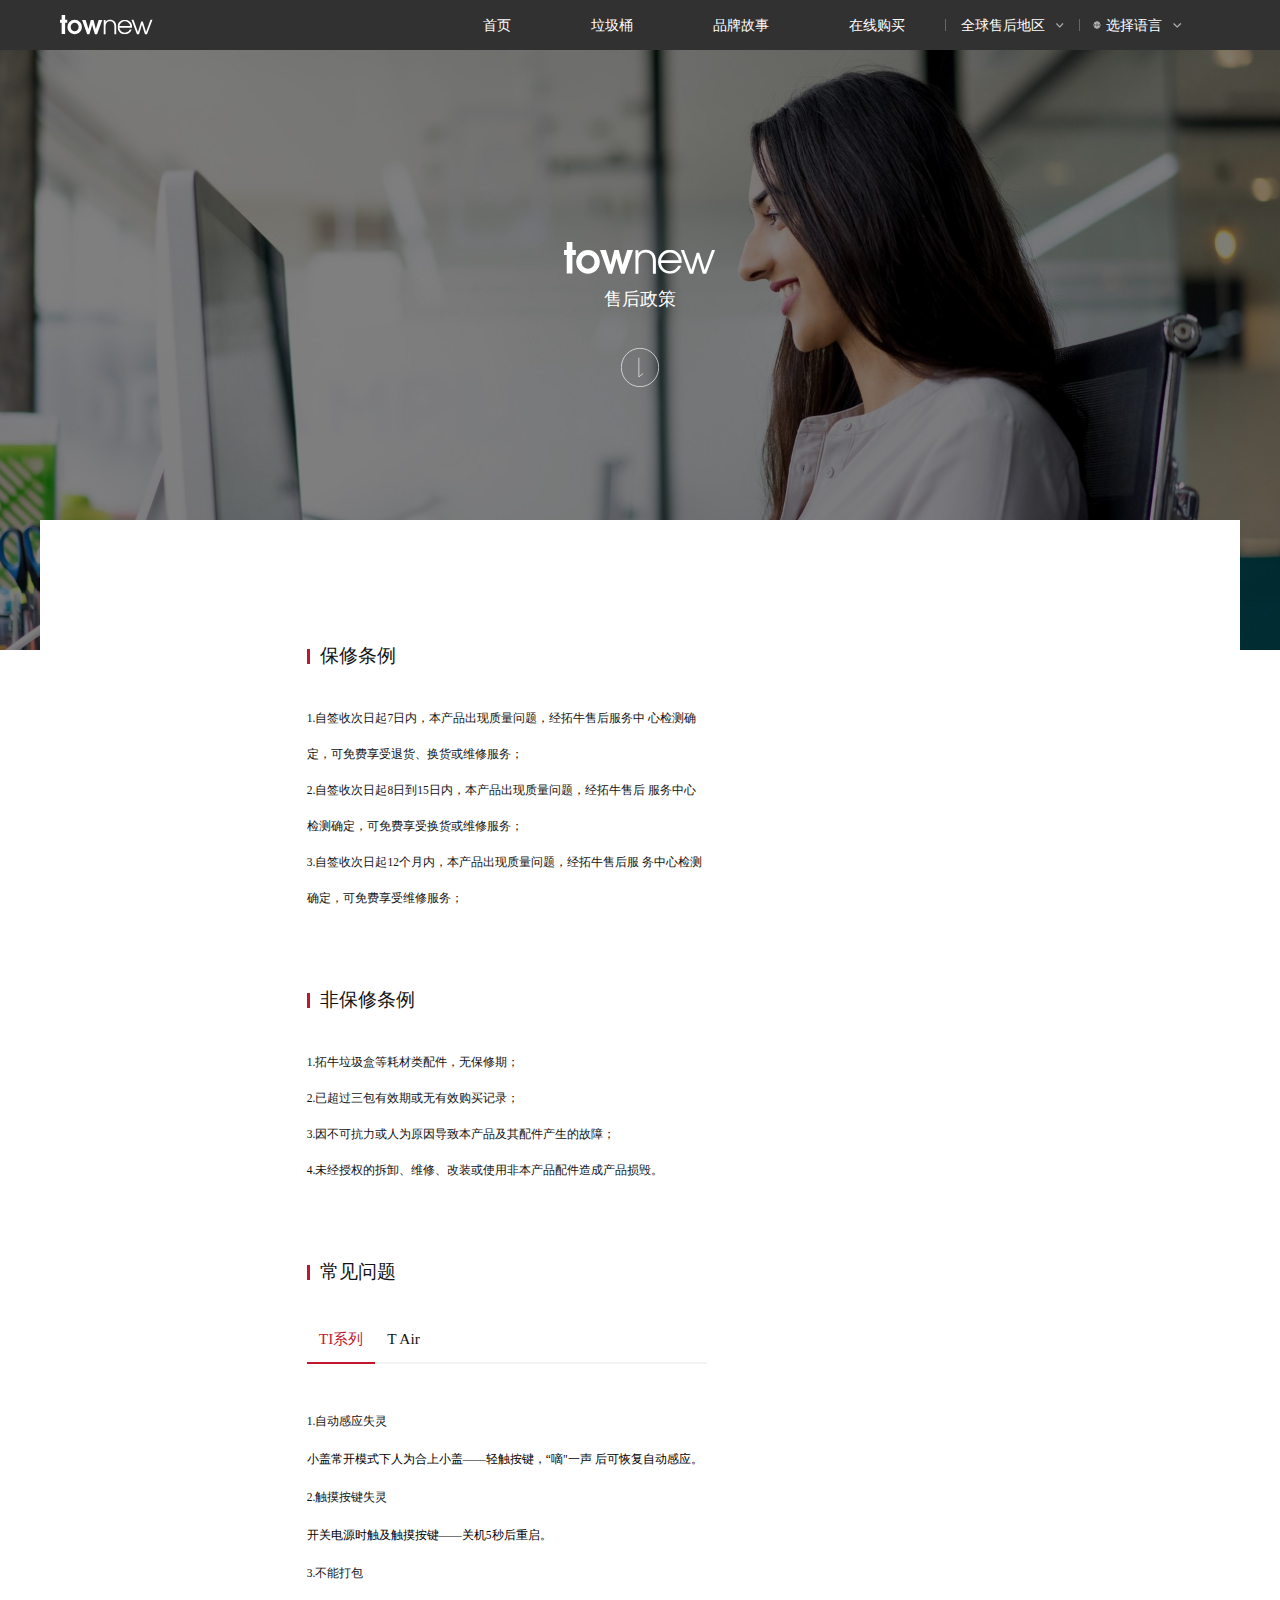
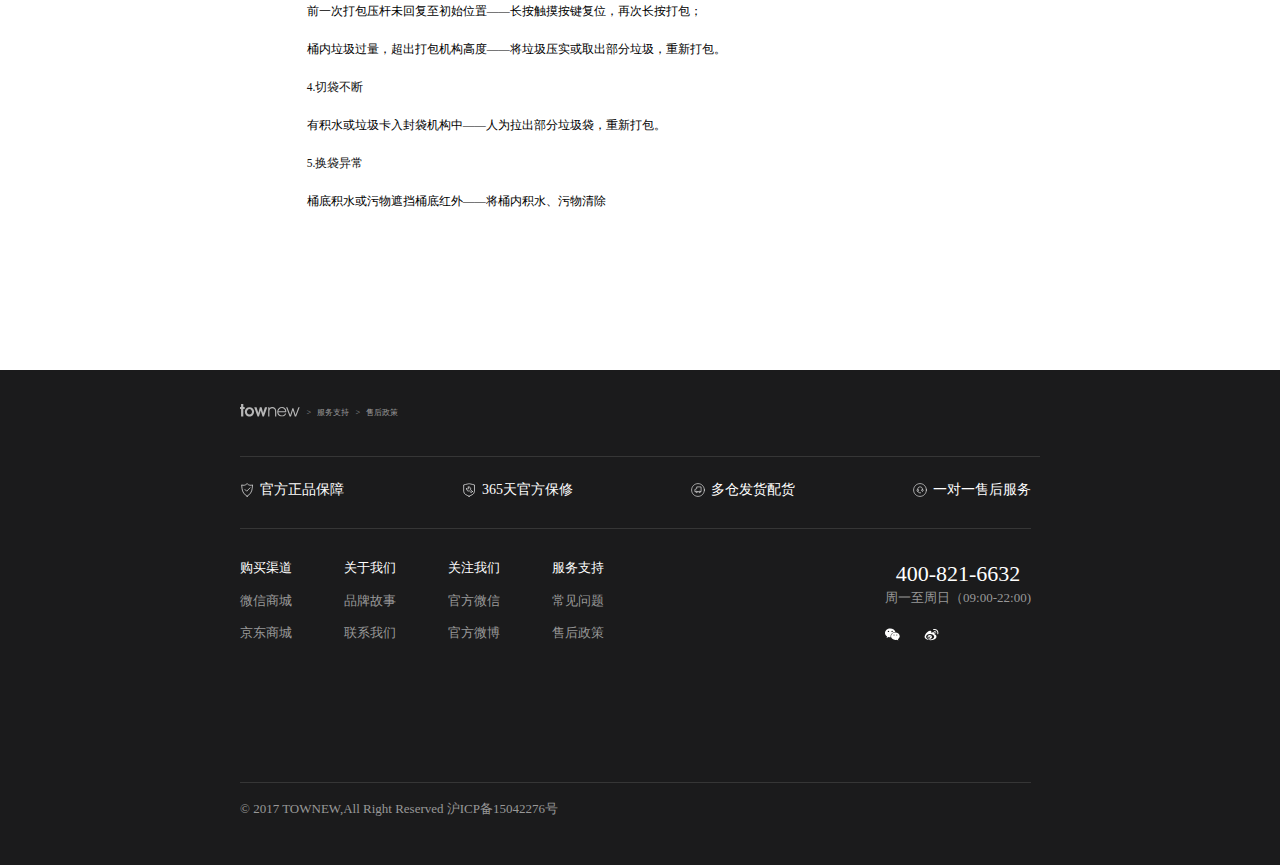
<file: afterSales/afterSales.html>
<!DOCTYPE html>
<html lang="en">
<head>
    <meta charset="UTF-8">
    <meta http-equiv="Content-Type" content="text/html;charset=utf-8">
    <meta name="viewport" content="width=device-width, initial-scale=1.0">
    <meta http-equiv="X-UA-Compatible" content="IE=edge,chrome=1">
    <meta content="always" name="referrer">
    <title>售后政策</title>
    <link rel="stylesheet" href="/common/css/bootstrap.min.css">
    <link rel="stylesheet" href="/common/css/common.css">
    <link rel="stylesheet" href="/common/css/header.css">
    <link rel="stylesheet" href="/common/css/footer.css">
    <link rel="stylesheet" href="./afterSales.css">
</head>
<body>
    <header id="header-box"></header>
    <div class="position-r main-img w-100">
        <img class="w-100" src="./img/banner.jpg" alt="">
        <div class="title">
             <div class="page-logo">
                <img class="w-100" src="/common/img/logo.svg">
             </div>
             <span class="title-name">售后政策</span>
             <div class="bottom-arrow go-comtent">
                <img class="w-100" src="./img/向下箭头.svg">
            </div>
        </div>
        <div class="page-explain-box">
            <div class="page-explain">
                <div class="page-conetnt">
                    <div class="explain-title felx-r ai-c">
                        <img src="./img/竖线.svg" alt="">
                        <span>保修条例</span>
                    </div>
                    <div class="ecplain-content">
                        1.自签收次日起7日内，本产品出现质量问题，经拓牛售后服务中
                        心检测确定，可免费享受退货、换货或维修服务；<br />
                        2.自签收次日起8日到15日内，本产品出现质量问题，经拓牛售后
                        服务中心检测确定，可免费享受换货或维修服务；<br />
                        3.自签收次日起12个月内，本产品出现质量问题，经拓牛售后服
                        务中心检测确定，可免费享受维修服务；
                    </div>
                    <div class="explain-title felx-r ai-c">
                        <img src="./img/竖线.svg" alt="">
                        <span>非保修条例</span>
                    </div>
                    <div class="ecplain-content">
                        1.拓牛垃圾盒等耗材类配件，无保修期；<br />
                        2.已超过三包有效期或无有效购买记录；<br />
                        3.因不可抗力或人为原因导致本产品及其配件产生的故障；<br />
                        4.未经授权的拆卸、维修、改装或使用非本产品配件造成产品损毁。
                    </div>
                    <div class="explain-title felx-r ai-c">
                        <img src="./img/竖线.svg" alt="">
                        <span>常见问题</span>
                    </div>
                    <div class="nav-box">
                        <div class="nav-list felx-r ai-c">
                            <div class="nav-active">TI系列</div>
                            <div>T Air</div>
                        </div>
                        <div class="nav-undeline"><div></div></div>
                    </div>
                    <div class="nav-content nav-contnet-1">
                        <div class="nav-content-title">1.自动感应失灵</div>
                        <div class="nav-content-info">小盖常开模式下人为合上小盖——轻触按键，“嘀"一声 后可恢复自动感应。</div>
                        <div class="nav-content-title">2.触摸按键失灵</div>
                        <div class="nav-content-info">开关电源时触及触摸按键——关机5秒后重启。</div>
                        <div class="nav-content-title">3.不能打包</div>
                        <div class="nav-content-info">前一次打包压杆未回复至初始位置——长按触摸按键复位，再次长按打包；<br />
                        桶内垃圾过量，超出打包机构高度——将垃圾压实或取出部分垃圾，重新打包。</div>
                        <div class="nav-content-title">4.切袋不断</div>
                        <div class="nav-content-info">有积水或垃圾卡入封袋机构中——人为拉出部分垃圾袋，重新打包。</div>
                        <div class="nav-content-title">5.换袋异常</div>
                        <div class="nav-content-info">桶底积水或污物遮挡桶底红外——将桶内积水、污物清除</div>
                    </div>
                    <div class="nav-content nav-contnet-2">
                        <div class="nav-content-title">1.产品没电时会有提醒吗？</div>
                        <div class="nav-content-info">拓牛智能垃圾桶内置电量监测程序，当按下打包或是换袋按键时，蜂鸣器发出连续嘀嘀声，即提醒及时充电。</div>
                        <div class="nav-content-title">2.产品如何充电？充满电可以工作多久？</div>
                        <div class="nav-content-info">取Micro USB充电线，一端插入桶身后部充电插口内，一端插入5V 1A以上电源适配器插孔中，将电源适配器插入家用电源插座内，即完成对垃圾桶的充电，每次充电约10小时，充电时不影响垃圾桶的正常使用；<br />
                        拓牛垃圾桶内置大容量蓄电池，充电一次可待机30天左右，因使用频率不同，数据会有不同。</div>
                        <div class="nav-content-title">3.无法打包、切袋不断</div>
                        <div class="table-box">
                            <table border="1" bordercolor="#D6D6D6">
                                <tr style="color:#121212;background: #F9F9F9">
                                    <th>原因分析</th>
                                    <th>解决方案</th>
                                </tr>
                                <tr>
                                    <td>电量不足</td>
                                    <td>先充电，然后重新打包</td>
                                </tr>
                                <tr>
                                    <td>封口位置有水</td>
                                    <td>提起大盖拉出部分垃圾袋，然后重新打包</td>
                                </tr>
                                <tr>
                                    <td>压杆未在起始位置</td>
                                    <td>按任意键复位，然后重新打包</td>
                                </tr>
                                <tr>
                                    <td>垃圾过量</td>
                                    <td>将垃圾压低，提起大盖，然后重新打包</td>
                                </tr>
                            </table>
                        </div>
                    </div>
                </div>
            </div>
        </div>
    </div>
    <div class="page-crumbs">
       <div class="crumbs-box">
            <div><img src="../../common/img/logo_hover.svg" alt=""></div>
            <span>&nbsp;&nbsp;&nbsp;>&nbsp;&nbsp;&nbsp;服务支持&nbsp;&nbsp;&nbsp;>&nbsp;&nbsp;&nbsp;售后政策</span>
       </div>
       <div class="footer-line"></div> 
    </div>
    <footer id="footer-box"></footer>
    <script src="/common/js/jquery-3.4.1.min.js"></script>
    <script src="/common/js/jquery.i18n.properties.js"></script>
    <script src="/common/js/bootstrap.min.js"></script>
    <script src="/common/js/common.js"></script>
    <script src="./afterSales.js"></script>
</body>
</html>
</file>
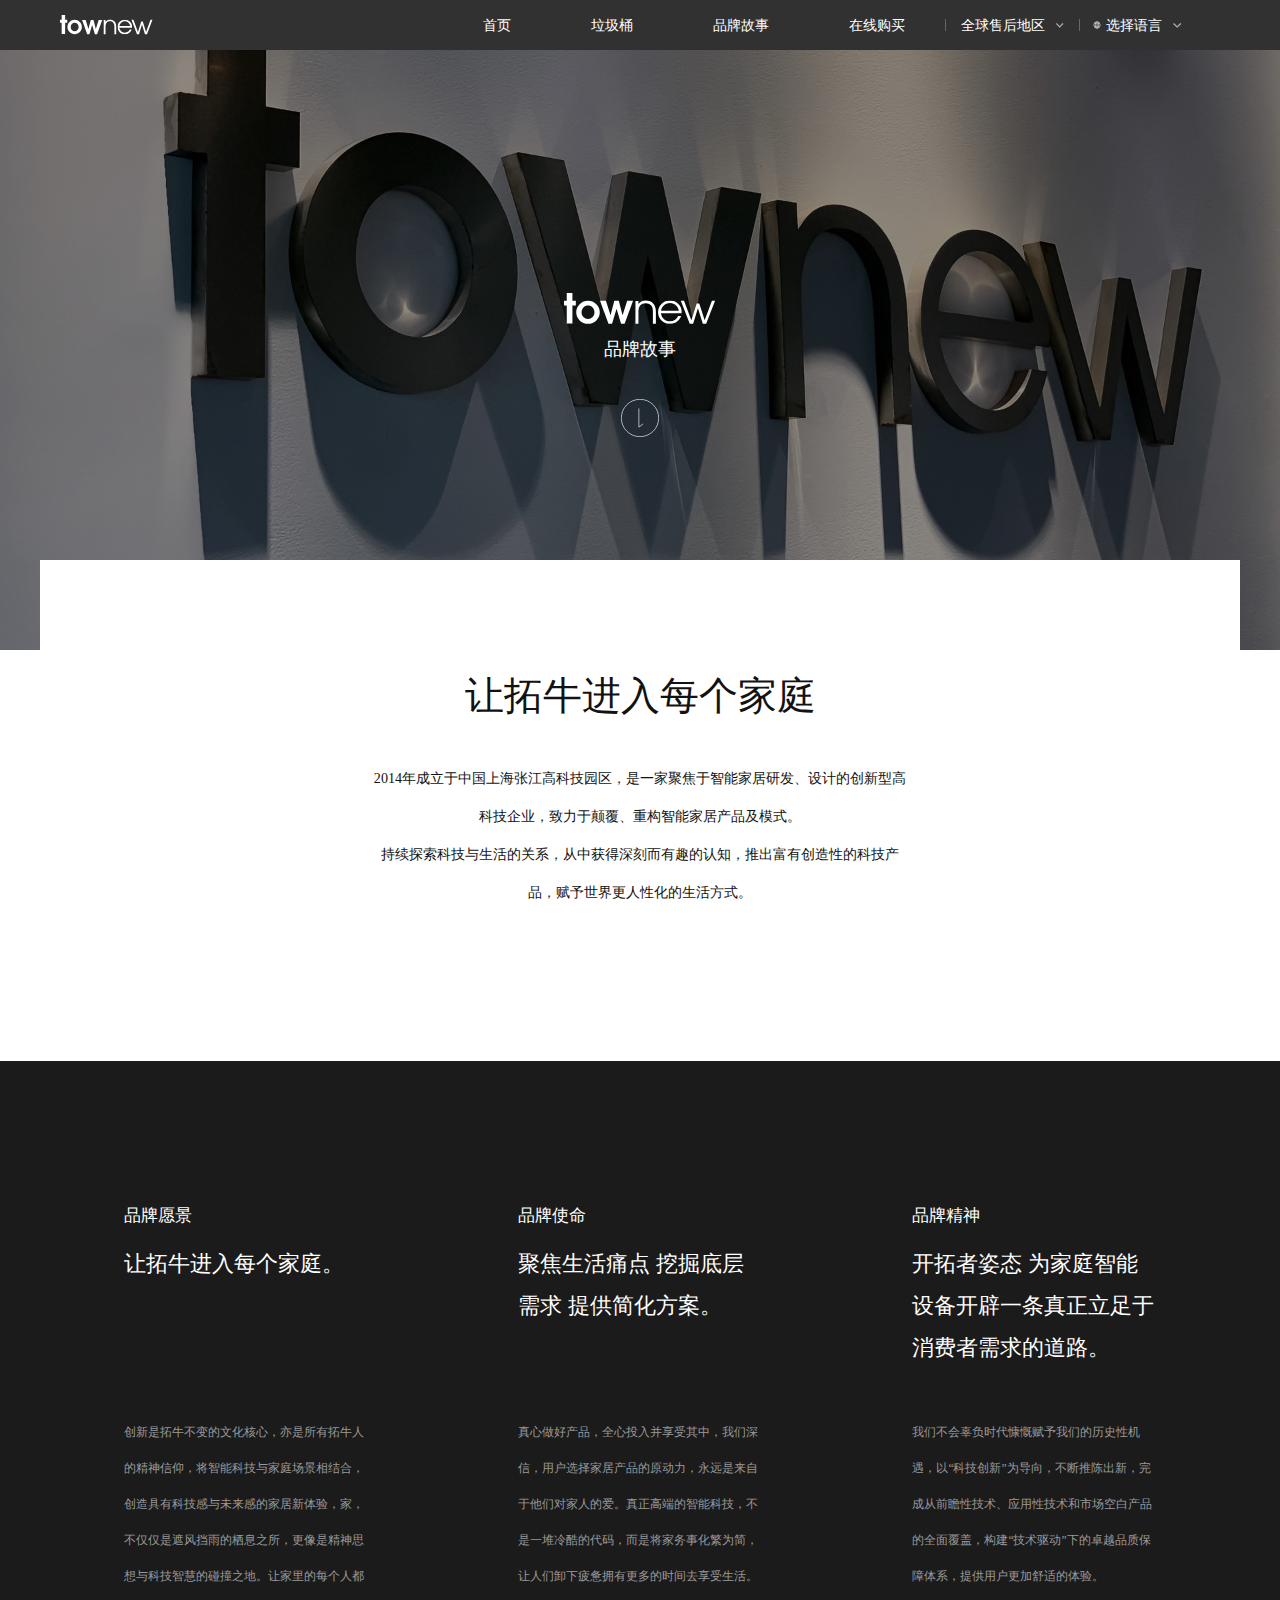
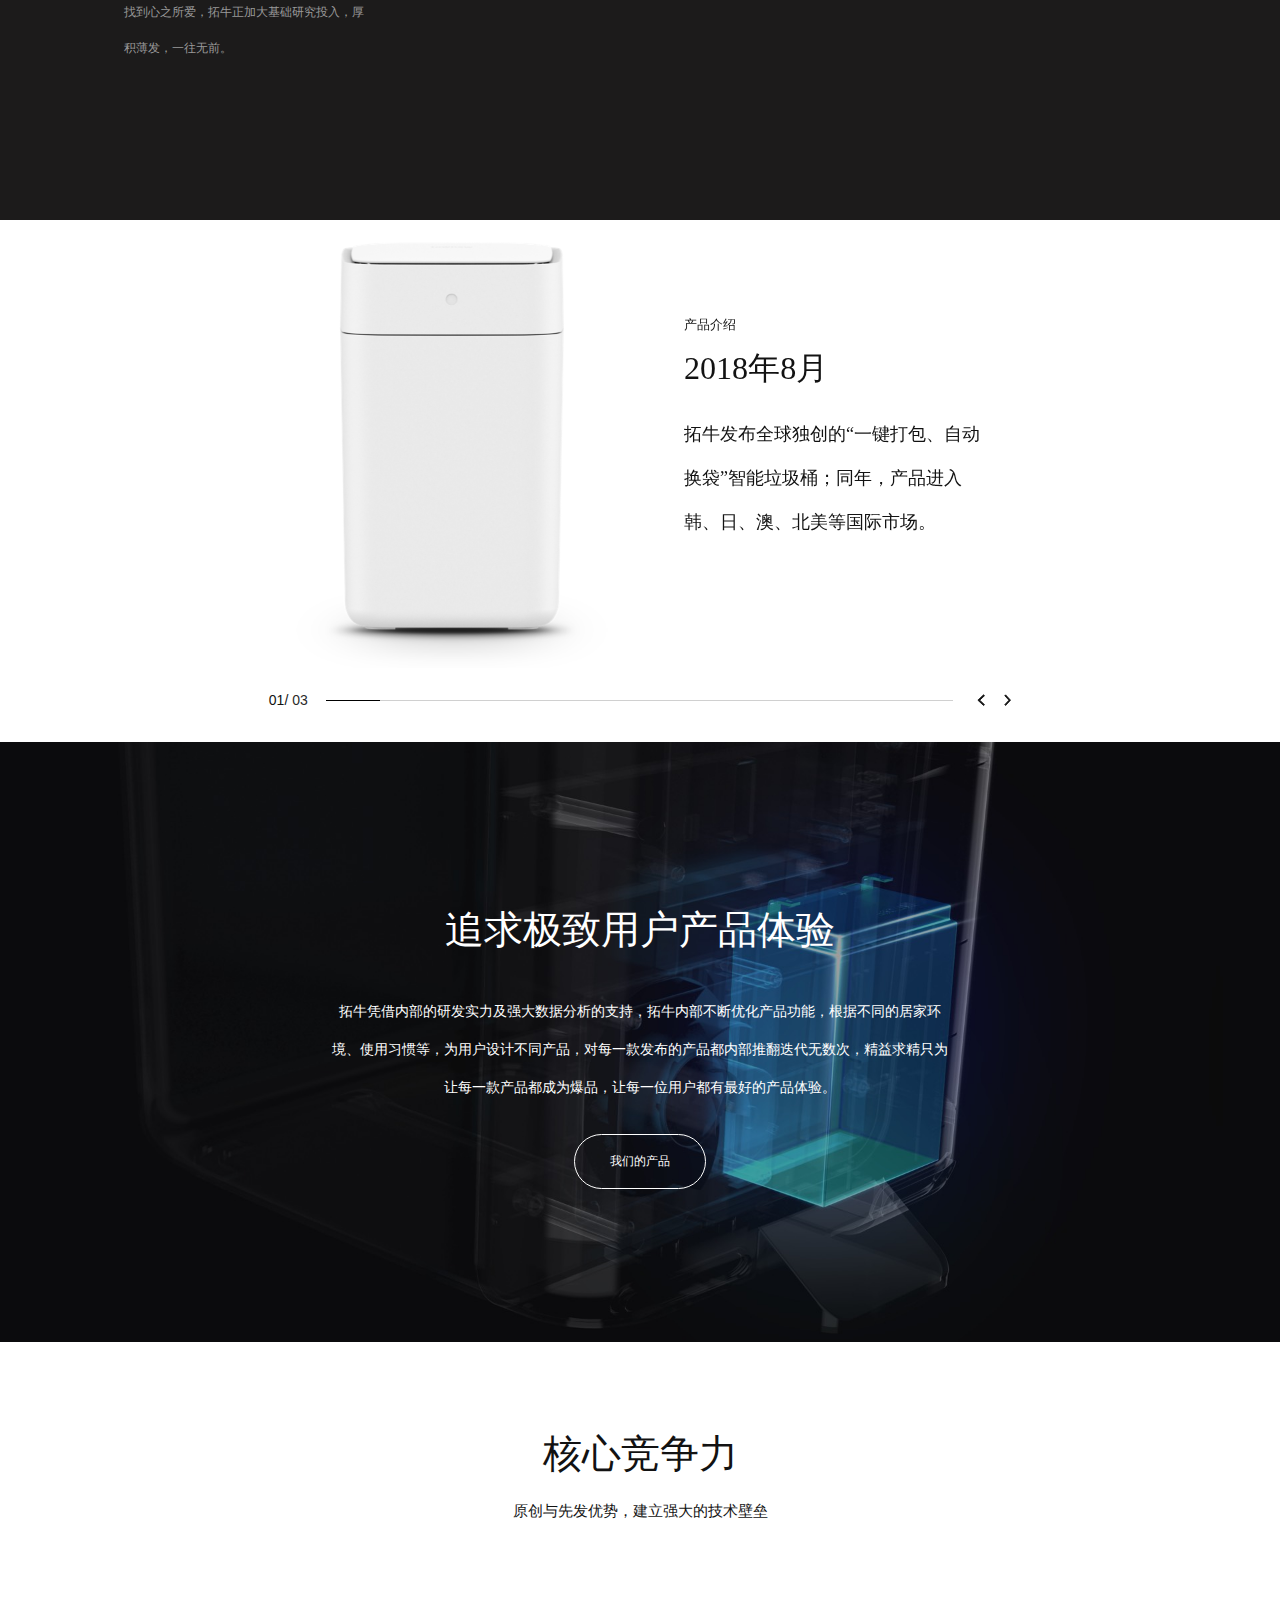
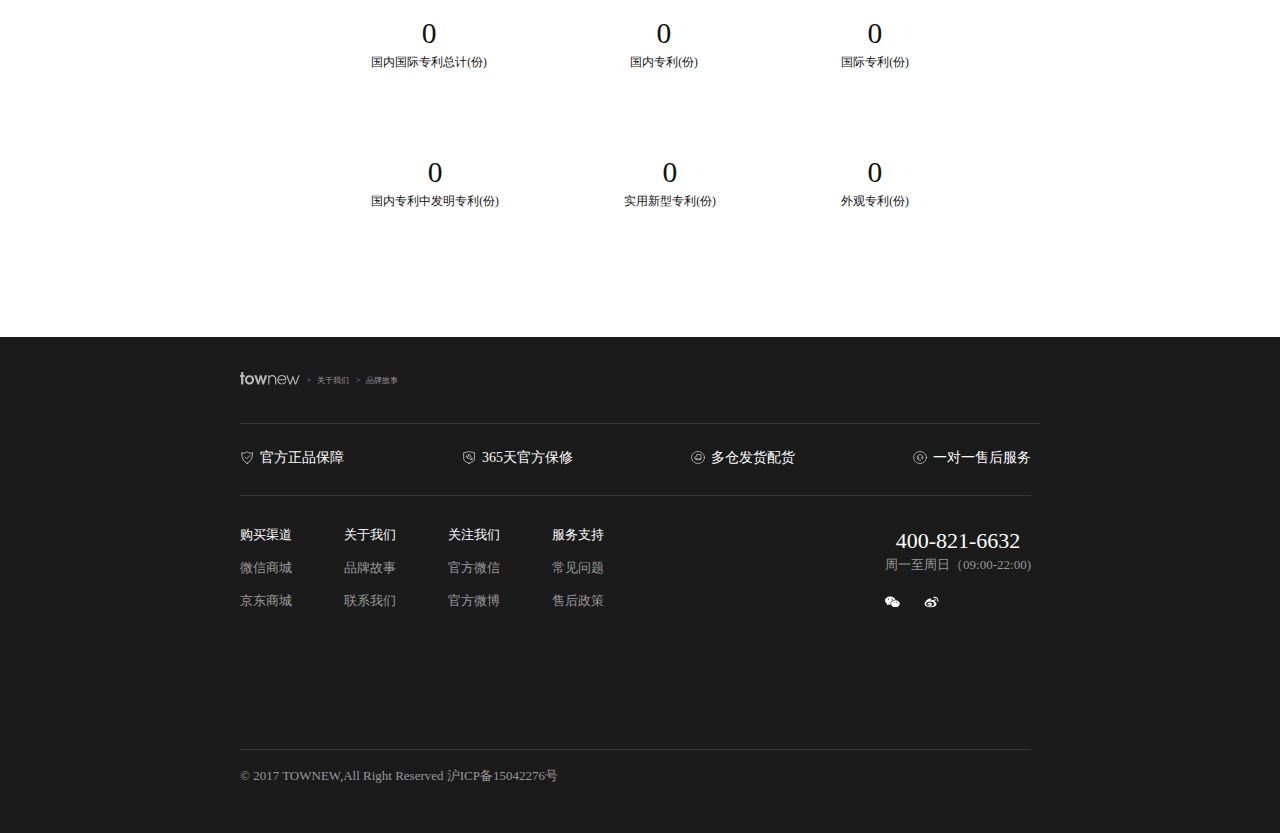
<file: brandStory/brandStory.html>
<!DOCTYPE html>
<html lang="en">
<head>
    <meta charset="UTF-8">
    <meta http-equiv="Content-Type" content="text/html;charset=utf-8">
    <meta name="viewport" content="width=device-width, initial-scale=1.0">
    <meta http-equiv="X-UA-Compatible" content="IE=edge,chrome=1">
    <meta content="always" name="referrer">
    <title>品牌故事</title>
    <link rel="stylesheet" href="/common/css/bootstrap.min.css">
    <link rel="stylesheet" href="/common/css/common.css">
    <link rel="stylesheet" href="/common/css/header.css">
    <link rel="stylesheet" href="/common/css/footer.css">
    <link rel="stylesheet" href="./brandStory.css">
</head>
<body>
    <header id="header-box"></header>
    <div class="position-r main-img w-100">
        <img class="w-100" src="./img/banner.jpg" alt="">
        <div class="title">
             <div class="page-logo">
                <img class="w-100" src="/common/img/logo.svg">
             </div>
             <span class="title-name">品牌故事</span>
             <div class="bottom-arrow go-comtent">
                <img class="w-100" src="./img/向下箭头.svg">
            </div>
        </div>
        <div class="page-explain-box">
            <div class="page-explain">
               <div class="explain-title">让拓牛进入每个家庭</div>
               <div class="explain-content">2014年成立于中国上海张江高科技园区，是一家聚焦于智能家居研发、设计的创新型高科技企业，致力于颠覆、重构智能家居产品及模式。<br />持续探索科技与生活的关系，从中获得深刻而有趣的认知，推出富有创造性的科技产品，赋予世界更人性化的生活方式。</div>
            </div>
        </div>
    </div>
    <div class="info-box w-100">
        <div class="felx-r js-sb">
            <div class="felx-c info-title">
               <span>品牌愿景</span>
               <span>让拓牛进入每个家庭。</span>
            </div>   
            <div class="felx-c info-title">
                <span>品牌使命</span>
                <span>聚焦生活痛点 挖掘底层需求 提供简化方案。</span>
            </div>  
            <div class="felx-c info-title">
                <span>品牌精神</span>
                <span>开拓者姿态 为家庭智能设备开辟一条真正立足于消费者需求的道路。</span>
            </div>  
        </div>
        <div class="felx-r js-sb">
            <div class="info-content">创新是拓牛不变的文化核心，亦是所有拓牛人的精神信仰，将智能科技与家庭场景相结合，创造具有科技感与未来感的家居新体验，家，不仅仅是遮风挡雨的栖息之所，更像是精神思想与科技智慧的碰撞之地。让家里的每个人都找到心之所爱，拓牛正加大基础研究投入，厚积薄发，一往无前。</div>   
            <div class="info-content">真心做好产品，全心投入并享受其中，我们深信，用户选择家居产品的原动力，永远是来自于他们对家人的爱。真正高端的智能科技，不是一堆冷酷的代码，而是将家务事化繁为简，让人们卸下疲惫拥有更多的时间去享受生活。</div>   
            <div class="info-content">我们不会辜负时代慷慨赋予我们的历史性机遇，以“科技创新”为导向，不断推陈出新，完成从前瞻性技术、应用性技术和市场空白产品的全面覆盖，构建“技术驱动”下的卓越品质保障体系，提供用户更加舒适的体验。</div>   
        </div>
    </div>
    <div class="banner-box">
        <div id="carousel-example-generic" class="carousel slide h-100">
          <!-- Wrapper for slides -->
          <div class="carousel-inner h-100" role="listbox">
            <div class="item active h-100">
               <div class="banner-item">
                    <img style="width: 24.4%" class="banner-img" src="./img/banner01产品.png">
                    <div class="bannrer-explain">
                        <div class="explain-1">产品介绍</div>
                        <div class="explain-2">2018年8月</div>
                        <div class="explain-3">拓牛发布全球独创的“一键打包、自动换袋”智能垃圾桶；同年，产品进入韩、日、澳、北美等国际市场。</div>
                        <!-- <span class="banner-look-detail">查看详情</span> -->
                    </div>
               </div> 
            </div>
            <div class="item h-100">
                <div class="banner-item">
                    <img style="width: 24.4%" class="banner-img" src="./img/banner02产品.png">
                    <div class="bannrer-explain">
                        <div class="explain-1">产品介绍</div>
                        <div class="explain-2">2019年5月</div>
                        <div class="explain-3">全球同步发行第一款真正意义上的可降解垃圾袋，通过垃圾桶和垃圾袋模式的重构以及对环境污染的强烈担忧，提供解决塑料污染的可行性方案。</div>
                        <a href="../degradableTransh/degradableTransh.html" target="_blank"><span class="banner-look-detail">查看详情</span></a>
                    </div>
                </div> 
            </div>
            <div class="item h-100">
                <div class="banner-item">
                    <img style="width: 24.4%" class="banner-img" src="./img/banner03产品.png">
                    <div class="bannrer-explain">
                        <div class="explain-1">产品介绍</div>
                        <div class="explain-2">2019年6月</div>
                        <div class="explain-3">townew 拓牛全球同步发行新款智能垃圾桶T Air，通过使用前所未有的智能手段，提供更轻盈的使用体验。</div>
                        <a href="../TAir/detail/detail.html" target="_blank"><span class="banner-look-detail">查看详情</span></a>
                    </div>
                </div> 
            </div>
          </div>
        </div>
        <div class="banner-control felx-r ai-c jc-c">
            <div class="banner-number">
               <span class="banner-num" style="color: #121212;">01/</span>
               <span style="color: #2A2A2A;"> 03</span>
            </div>
            <div class="banner-progress"><span></span></div>
            <div class="banner-left">
                <img class="not-select" src="./img/未选中_左箭头.svg" alt="">
                <img class="select" src="./img/选中_左箭头.svg" alt="">
            </div>
            <div class="banner-right">
                <img class="not-select" src="./img/未选中_右箭头.svg" alt="">
                <img class="select" src="./img/选中_右箭头.svg" alt="">
            </div>
        </div>
    </div>
    <div class="product position-r">
       <img class="w-100" src="./img/追求极致用户产品体验.jpg" alt="">
       <div class="product-explain felx-c ai-c jc-c">
            <div class="product-explain-1">追求极致用户产品体验</div>
            <div class="product-explain-2">拓牛凭借内部的研发实力及强大数据分析的支持，拓牛内部不断优化产品功能，根据不同的居家环境、使用习惯等，为用户设计不同产品，对每一款发布的产品都内部推翻迭代无数次，精益求精只为让每一款产品都成为爆品，让每一位用户都有最好的产品体验。</div>
            <div class="we-product">我们的产品</div>
       </div>
    </div>
    <div class="company-data">
        <div class="data-title">
           <div>核心竞争力</div>
           <div>原创与先发优势，建立强大的技术壁垒</div>
        </div>
        <div class="data-box">
           <div style="margin-bottom: 80px" class="felx-r ai-c js-sb">
               <div class="data-num felx-c ai-c">
                   <span data-value="126" class="num">0</span>
                   <span>国内国际专利总计(份)</span>
               </div>
               <div class="data-num felx-c ai-c">
                    <span data-value="108" class="num">0</span>
                    <span>国内专利(份)</span>
                </div>
                <div class="data-num felx-c ai-c">
                    <span data-value="18" class="num">0</span>
                    <span>国际专利(份)</span>
                </div>
           </div>
           <div class="felx-r ai-c js-sb">
                <div class="data-num felx-c ai-c">
                    <span data-value="29" class="num">0</span>
                    <span>国内专利中发明专利(份)</span>
                </div>
                <div class="data-num felx-c ai-c">
                     <span data-value="76" class="num">0</span>
                     <span>实用新型专利(份)</span>
                 </div>
                 <div class="data-num felx-c ai-c">
                     <span data-value="3" class="num">0</span>
                     <span>外观专利(份)</span>
                 </div>
            </div>
        </div>
    </div>
    <div class="page-crumbs">
       <div class="crumbs-box">
            <div><img src="../../common/img/logo_hover.svg" alt=""></div>
            <span>&nbsp;&nbsp;&nbsp;>&nbsp;&nbsp;&nbsp;关于我们&nbsp;&nbsp;&nbsp;>&nbsp;&nbsp;&nbsp;品牌故事</span>
       </div>
       <div class="footer-line"></div> 
    </div>
    <footer id="footer-box"></footer>
    <script src="/common/js/jquery-3.4.1.min.js"></script>
    <script src="/common/js/jquery.i18n.properties.js"></script>
    <script src="/common/js/bootstrap.min.js"></script>
    <script src="/common/js/common.js"></script>
    <script src="./brandStory.js"></script>
</body>
</html>
</file>
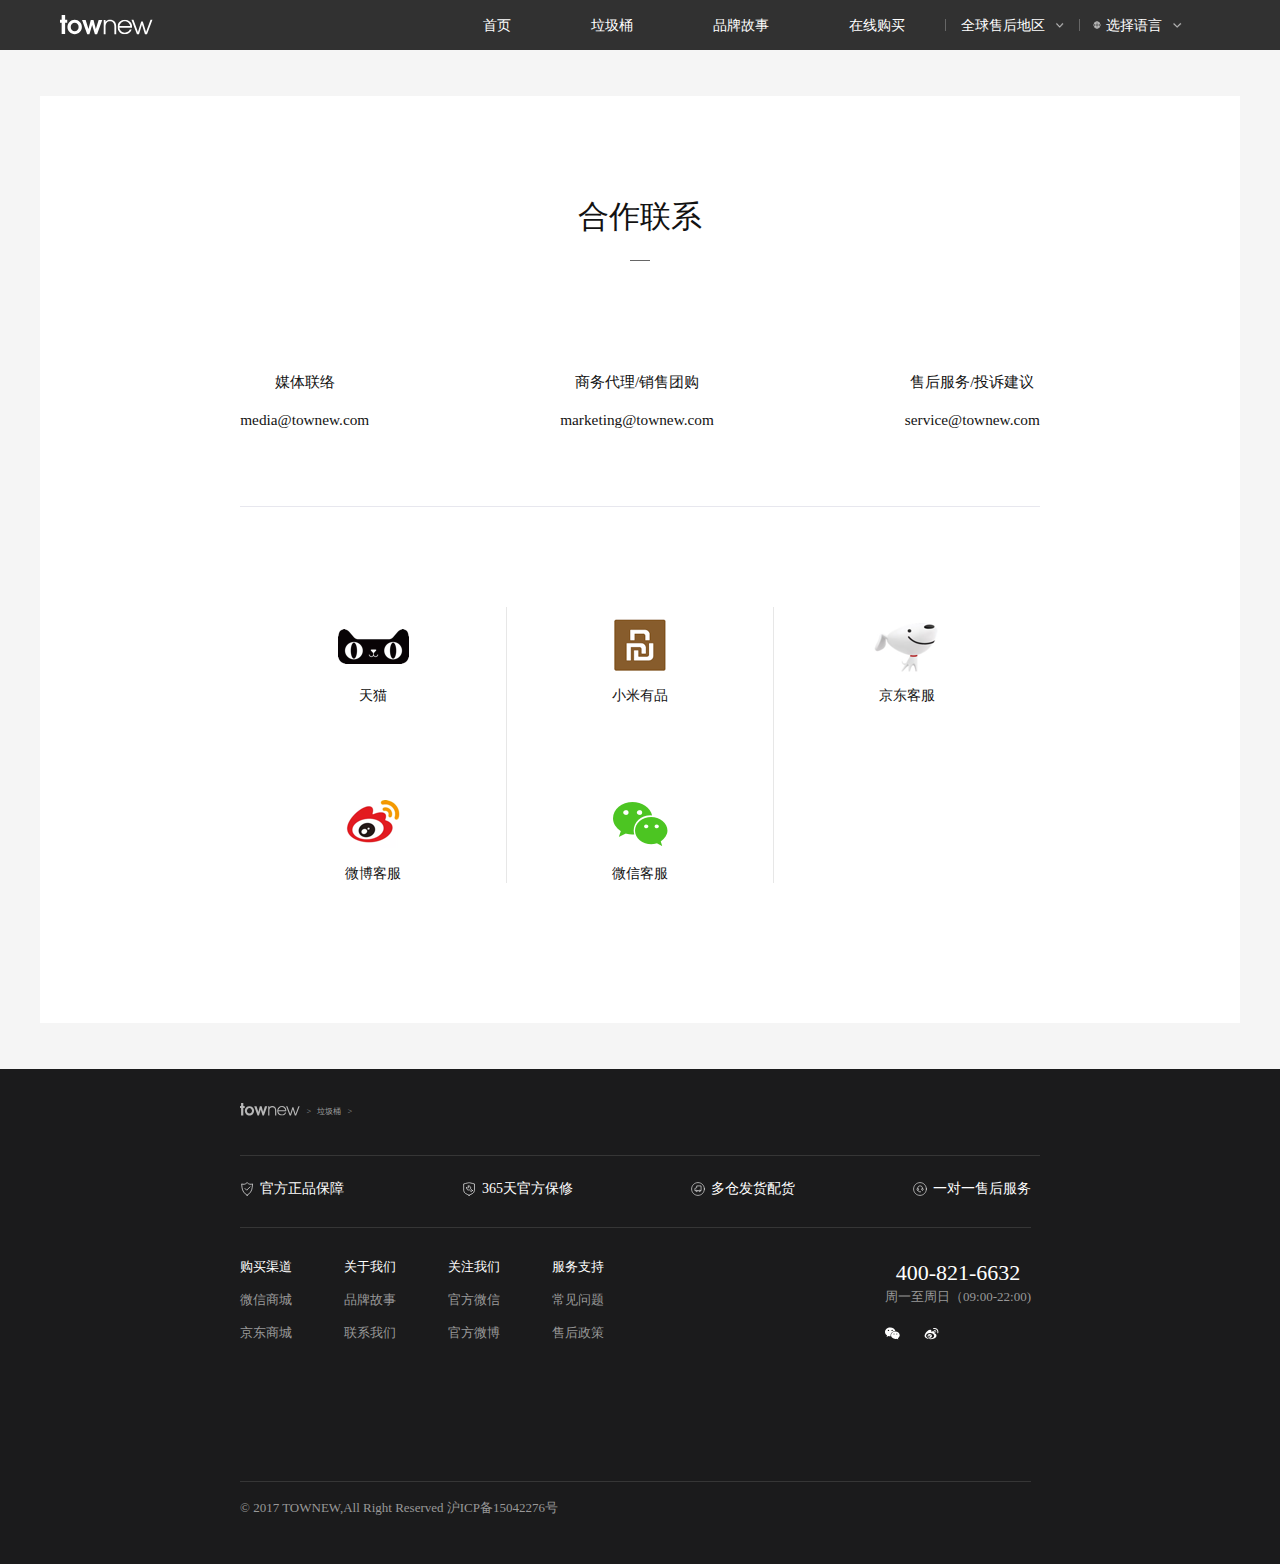
<file: contactUs/contactUs.html>
<!DOCTYPE html>
<html lang="en">
<head>
    <meta charset="UTF-8">
    <meta http-equiv="Content-Type" content="text/html;charset=utf-8">
    <meta name="viewport" content="width=device-width, initial-scale=1.0">
    <meta http-equiv="X-UA-Compatible" content="IE=edge,chrome=1">
    <meta content="always" name="referrer">
    <title>合作联系</title>
    <link rel="stylesheet" href="/common/css/bootstrap.min.css">
    <link rel="stylesheet" href="/common/css/common.css">
    <link rel="stylesheet" href="/common/css/header.css">
    <link rel="stylesheet" href="/common/css/footer.css">
    <link rel="stylesheet" href="./contactUs.css">
</head>
<body>
    <header id="header-box"></header>
    <div class="contact-us">
       <div class="contact-us-box">
          <div class="content">
             <div class="title">合作联系</div>
             <div class="undeline"></div>
             <div class="contant-type felx-r js-sb">
                <div class="felx-c ai-c">
                    <span>媒体联络</span>
                    <span>media@townew.com</span>
                </div>
                <div class="felx-c ai-c">
                        <span>商务代理/销售团购</span>
                        <span>marketing@townew.com</span>
                    </div>
                    <div class="felx-c ai-c">
                        <span>售后服务/投诉建议</span>
                        <span>service@townew.com</span>
                    </div>
             </div>
             <div class="cotant-type-list felx-r">
                 <div class="type-item felx-c ai-c felx-1">
                    <a href="https://townew.tmall.com/?spm=a220o.1000855.w5001-18759440787.2.3ab07cbfa2woTd&scene=taobao_shop" target="_blank">    
                        <div class="felx-c ai-c first-type">
                            <img src="./img/天猫.png" alt="">
                            <span>天猫</span>
                        </div>
                    </a>
                    <a href="https://weibo.com/p/1006065721334222/home?is_hot=1" target="_blank">
                        <div class="felx-c ai-c">
                            <img src="./img/微博客服.png" alt="">
                            <span>微博客服</span>
                        </div>
                    </a>
                 </div>
                 <div class="type-item felx-c ai-c felx-1">
                    <a href="https://www.xiaomiyoupin.com/detail?gid=104150" target="_blank">
                        <div class="felx-c ai-c first-type">
                            <img src="./img/小米有品.png" alt="">
                            <span>小米有品</span>
                        </div>
                    </a>
                    <div class="felx-c ai-c open_wx">
                        <img src="./img/微信客服.png" alt="">
                        <span>微信客服</span>
                    </div>
                </div>
                <div class="type-item felx-c ai-c felx-1">
                    <a href="https://mall.jd.com/index-873842.html" target="_blank">
                        <div class="felx-c ai-c first-type">
                            <img src="./img/京东客服.png" alt="">
                            <span>京东客服</span>
                        </div>
                    </a>    
                </div>
             </div>
          </div>
       </div>
    </div>
    <div class="page-crumbs">
       <div class="crumbs-box">
            <div><img src="../../common/img/logo_hover.svg" alt=""></div>
            <span>&nbsp;&nbsp;&nbsp;>&nbsp;&nbsp;&nbsp;垃圾桶&nbsp;&nbsp;&nbsp;></span>
       </div>
       <div class="footer-line"></div> 
    </div>
    <footer id="footer-box"></footer>
    <script src="/common/js/jquery-3.4.1.min.js"></script>
    <script src="/common/js/jquery.i18n.properties.js"></script>
    <script src="/common/js/bootstrap.min.js"></script>
    <script src="/common/js/common.js"></script>
    <script src="./contactUs.js"></script>
</body>
</html>
</file>
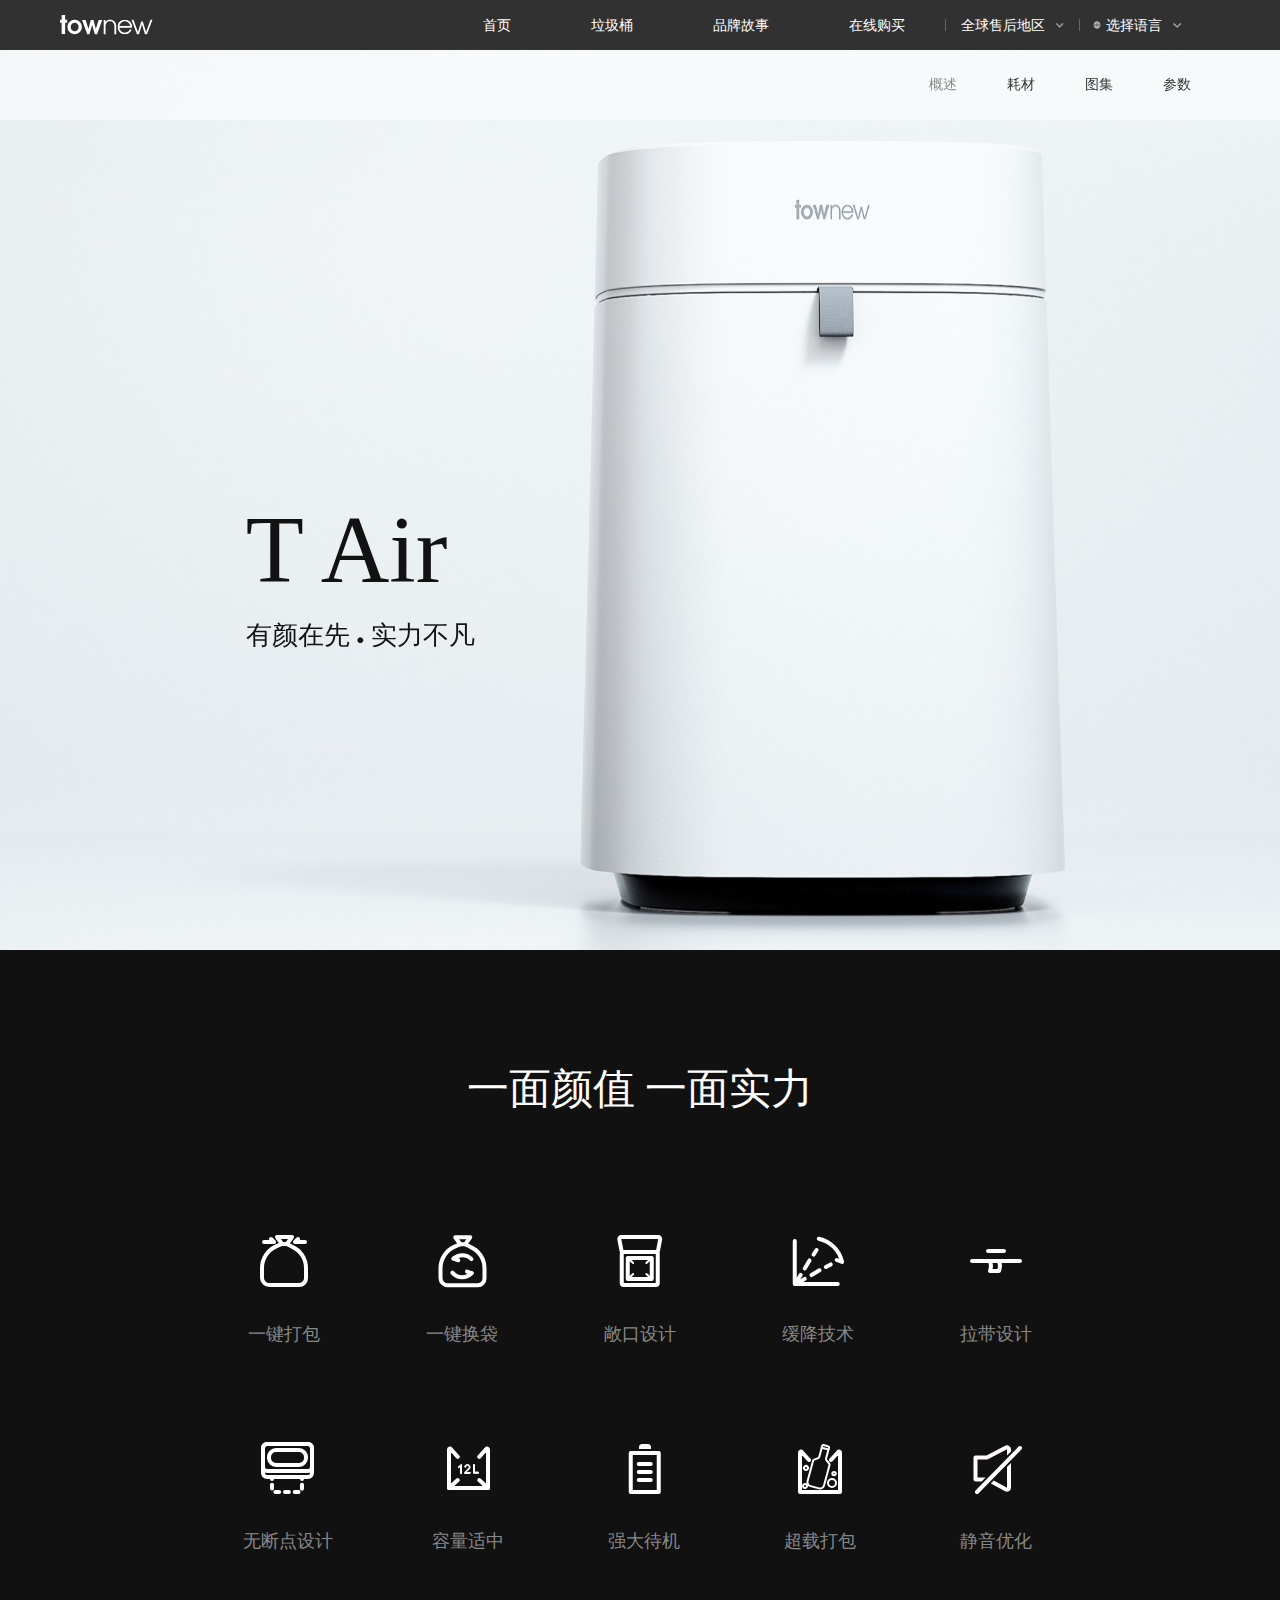
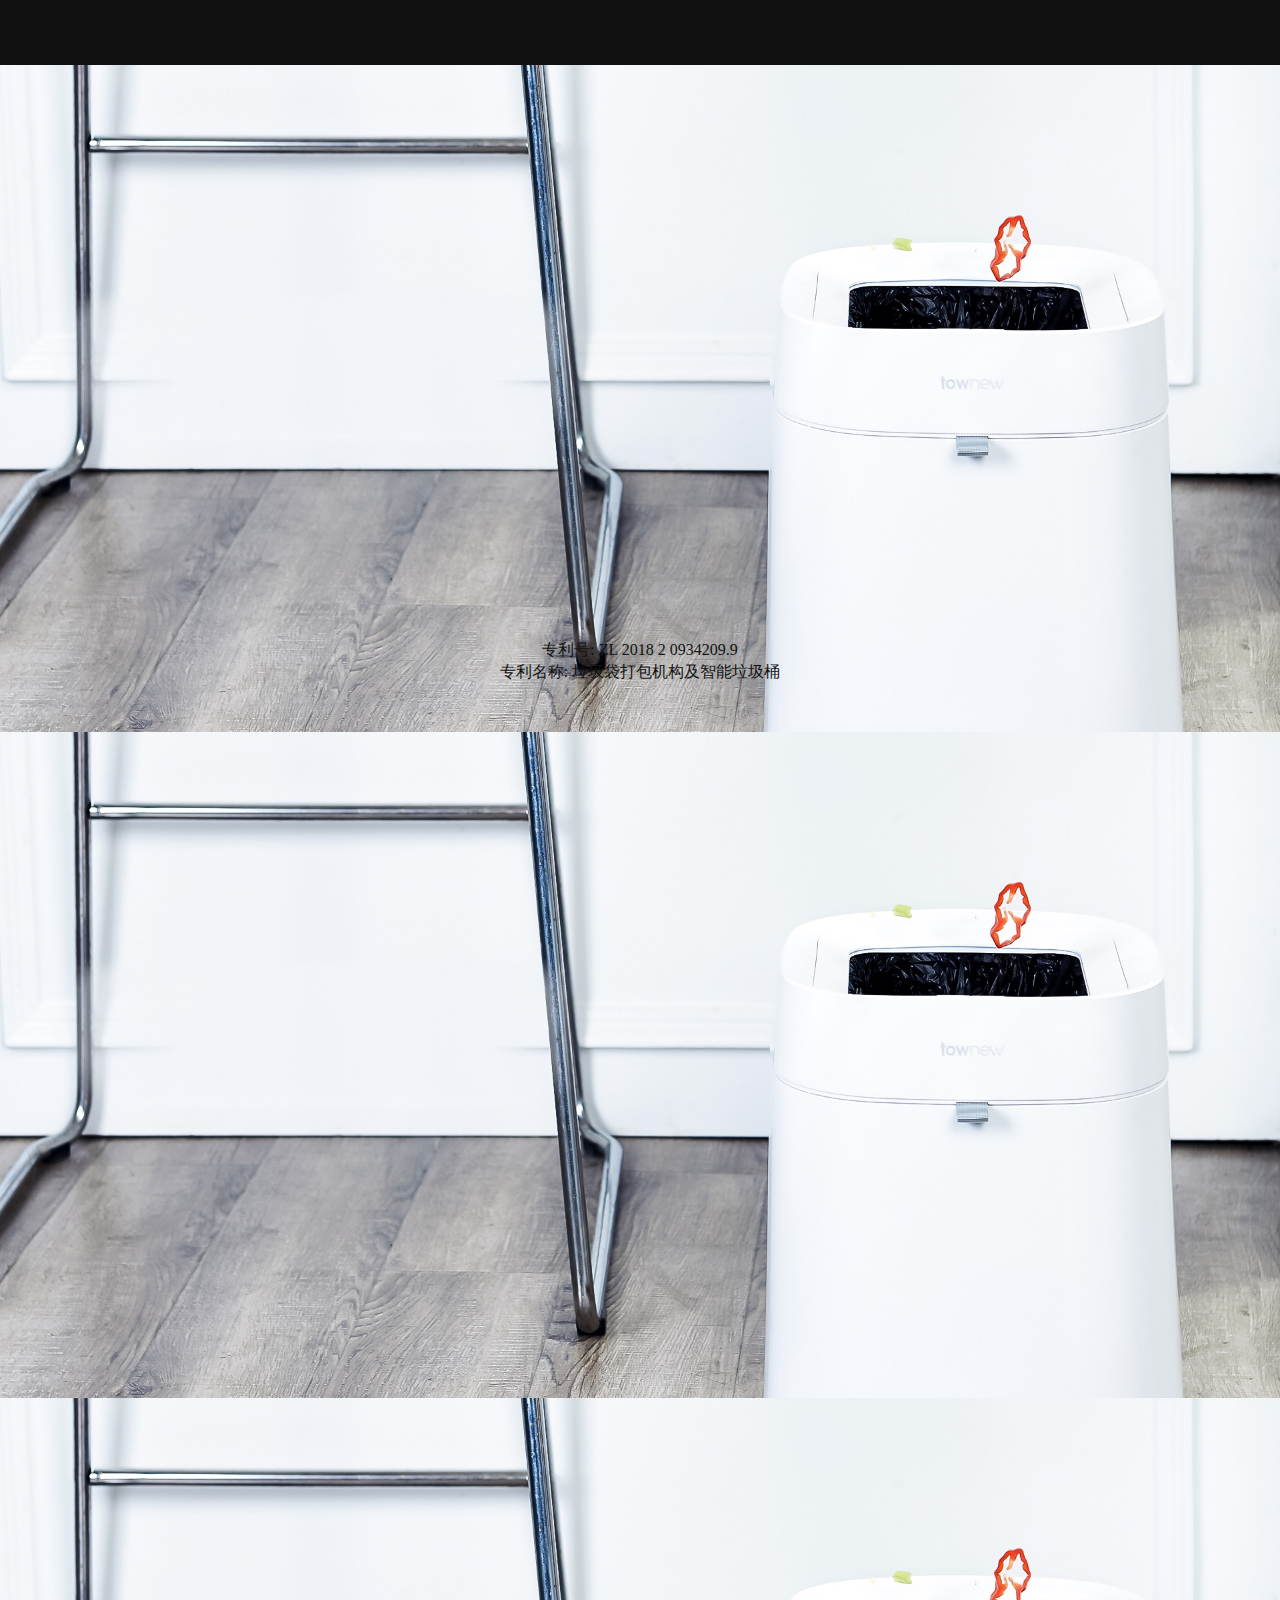
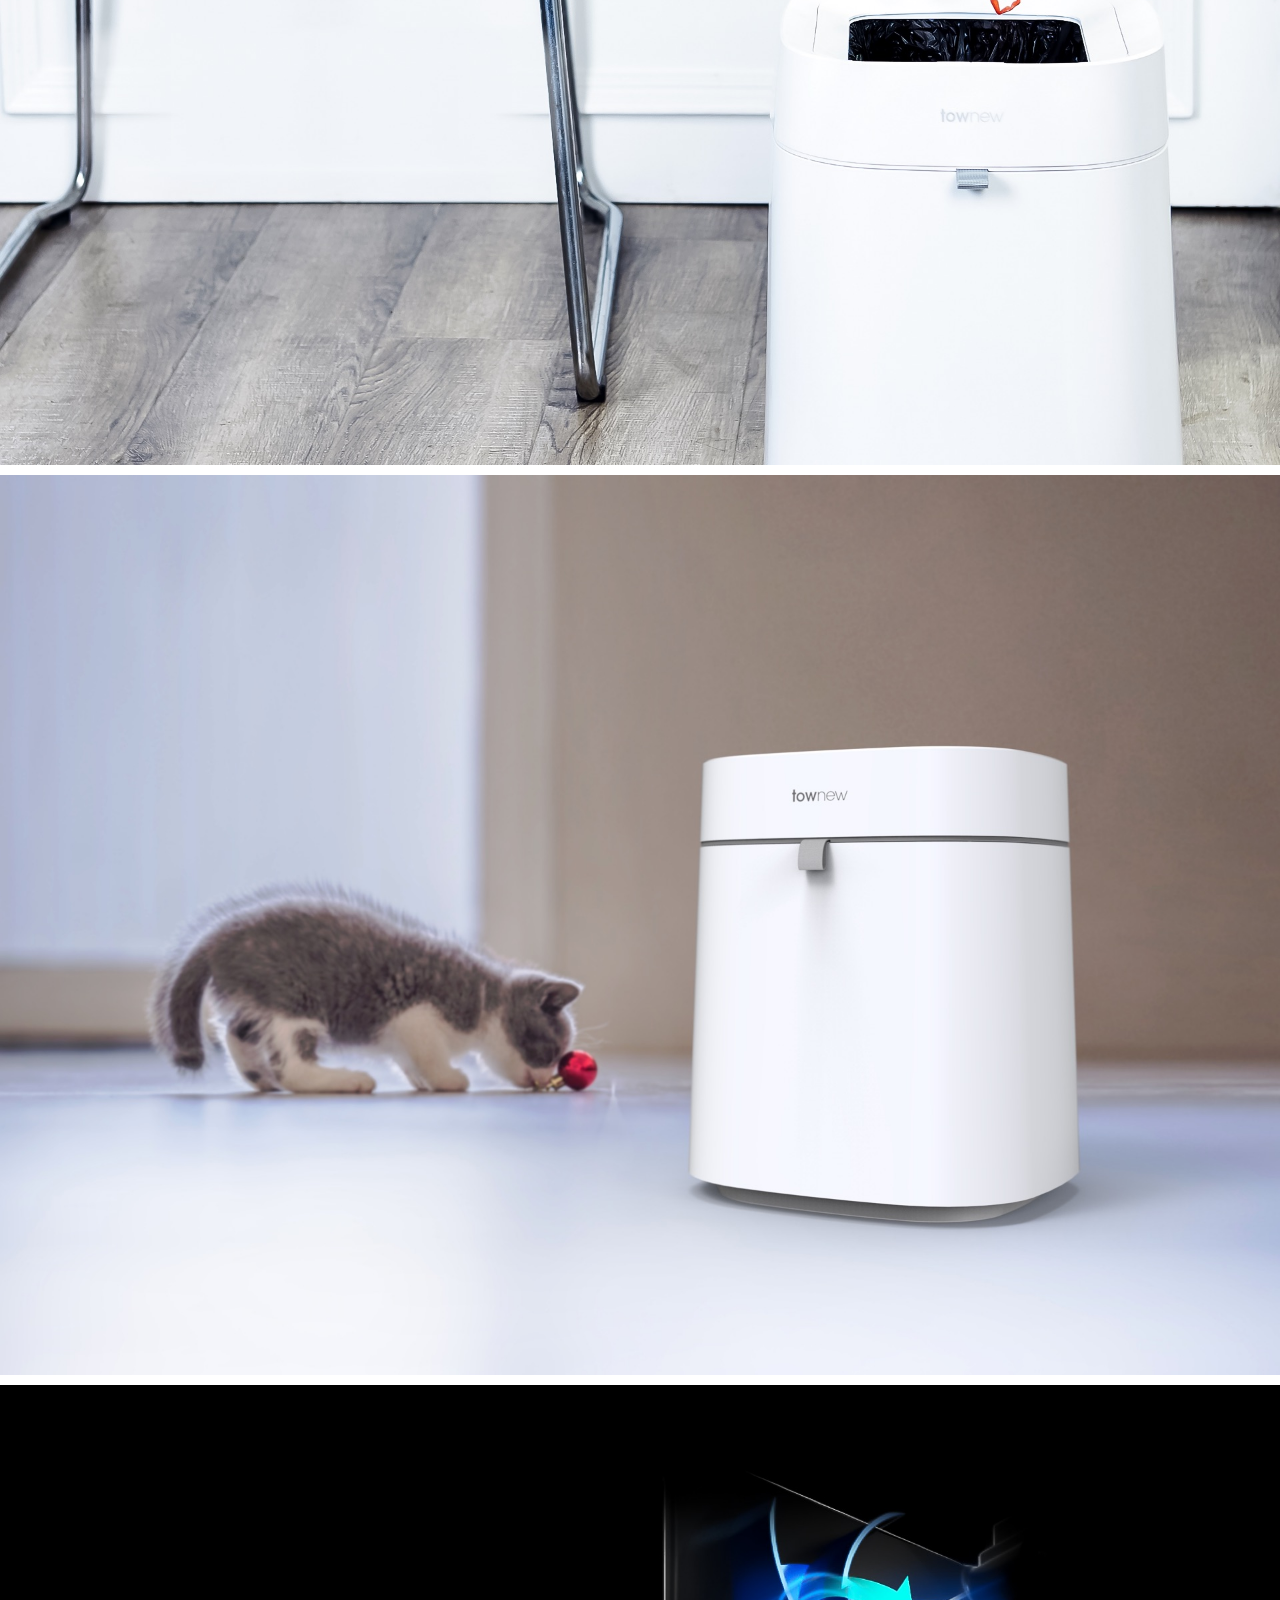
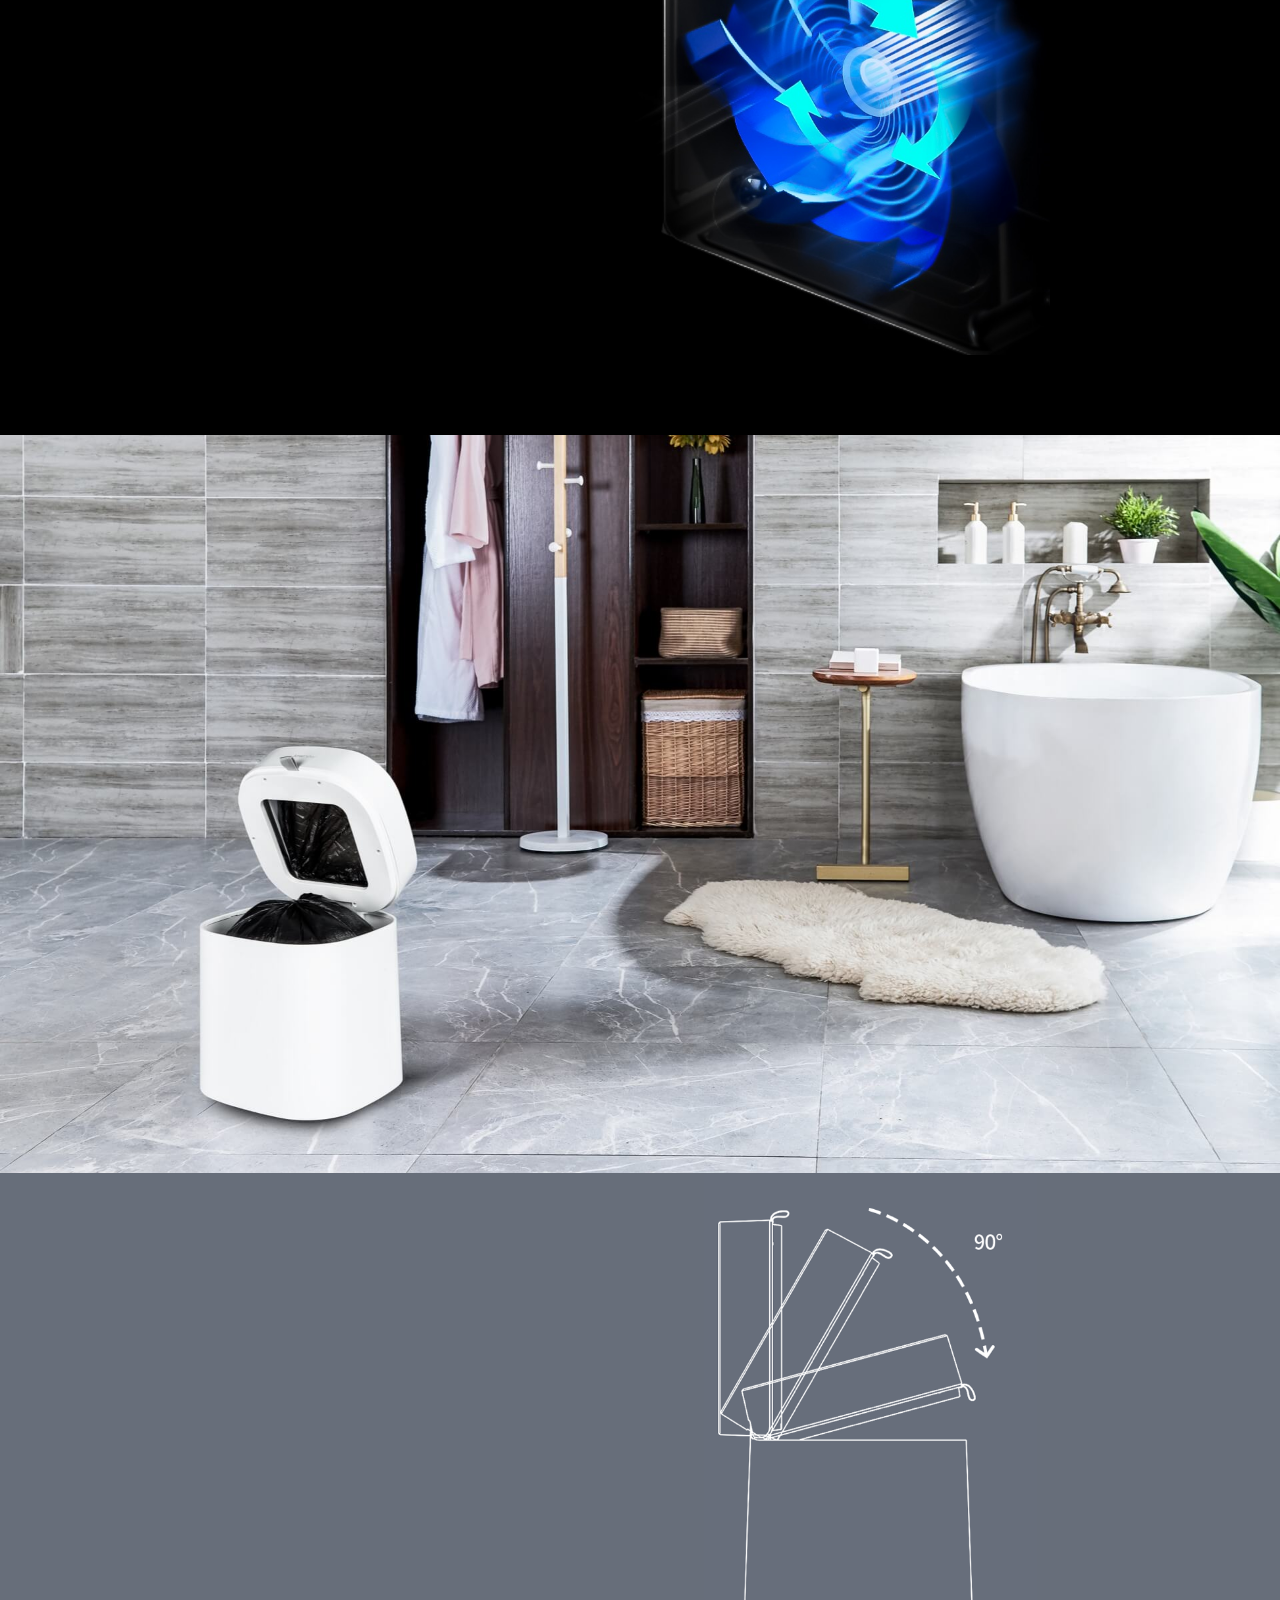
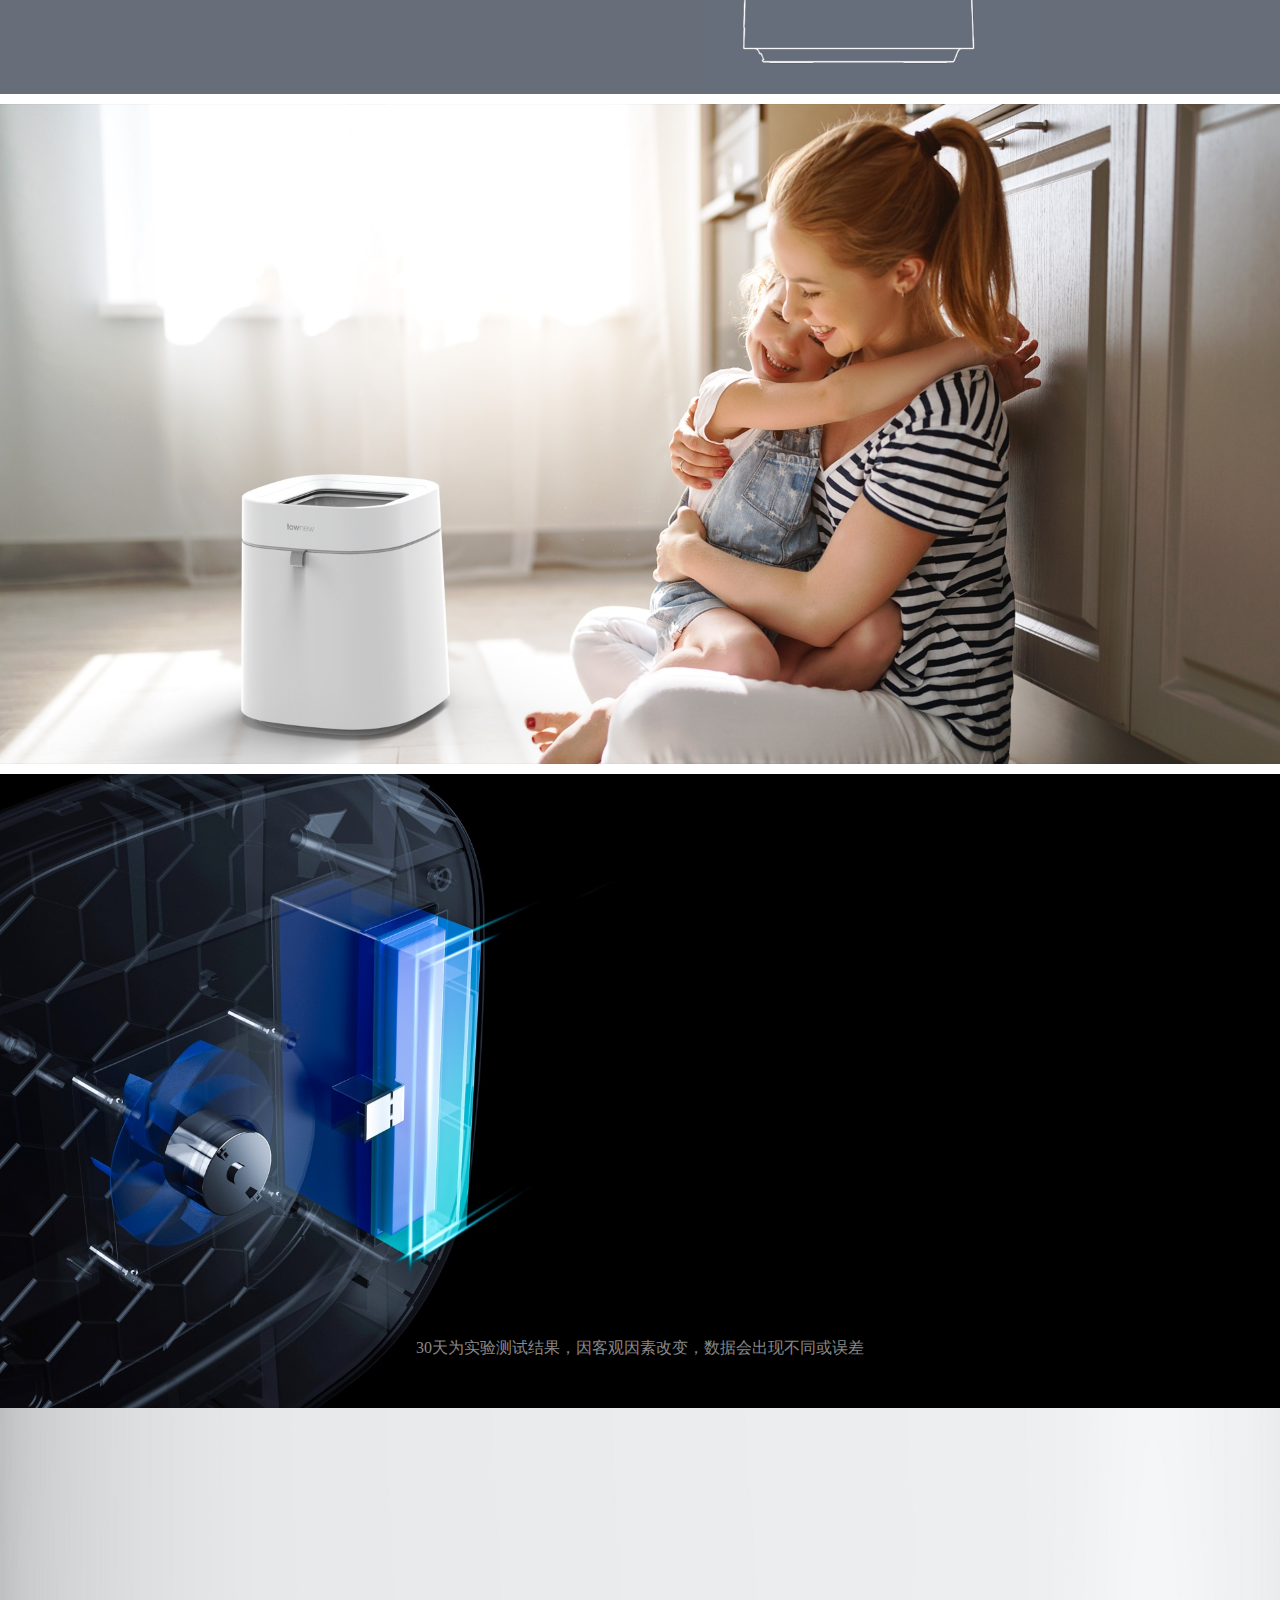
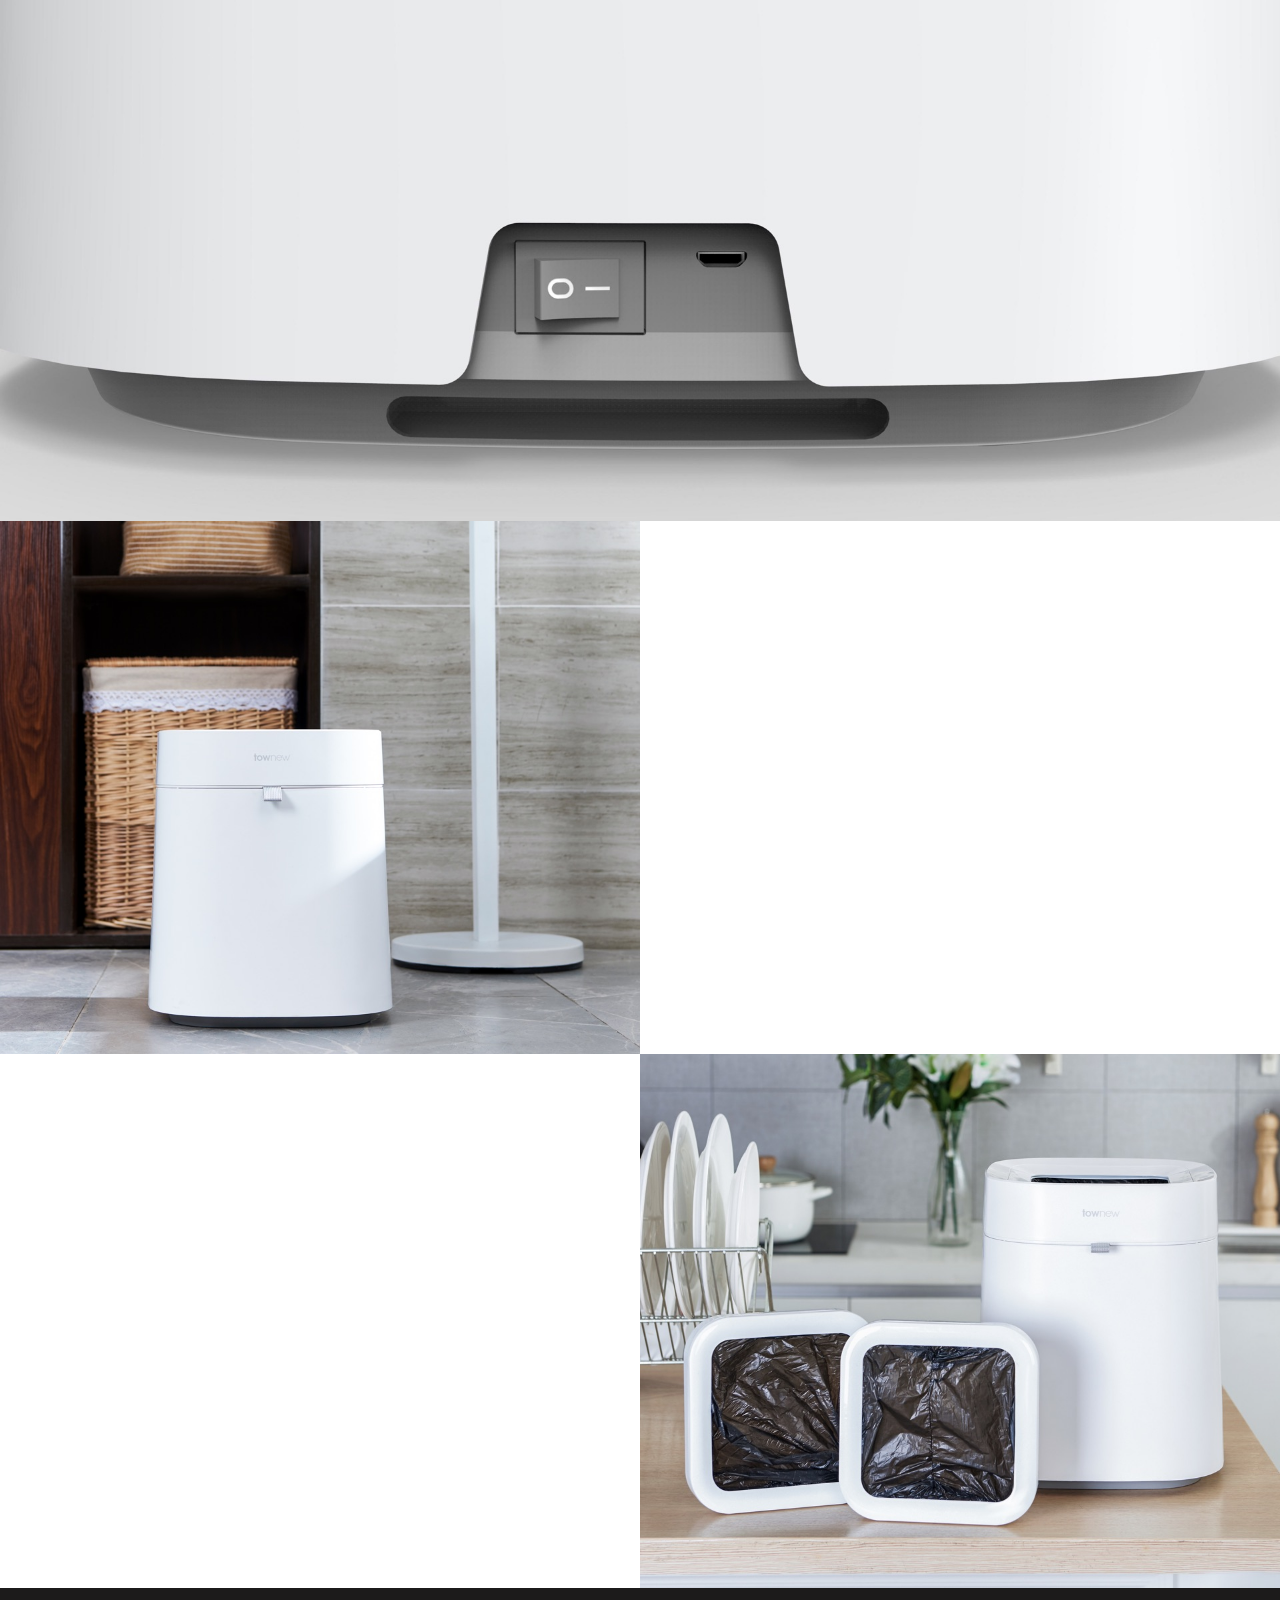
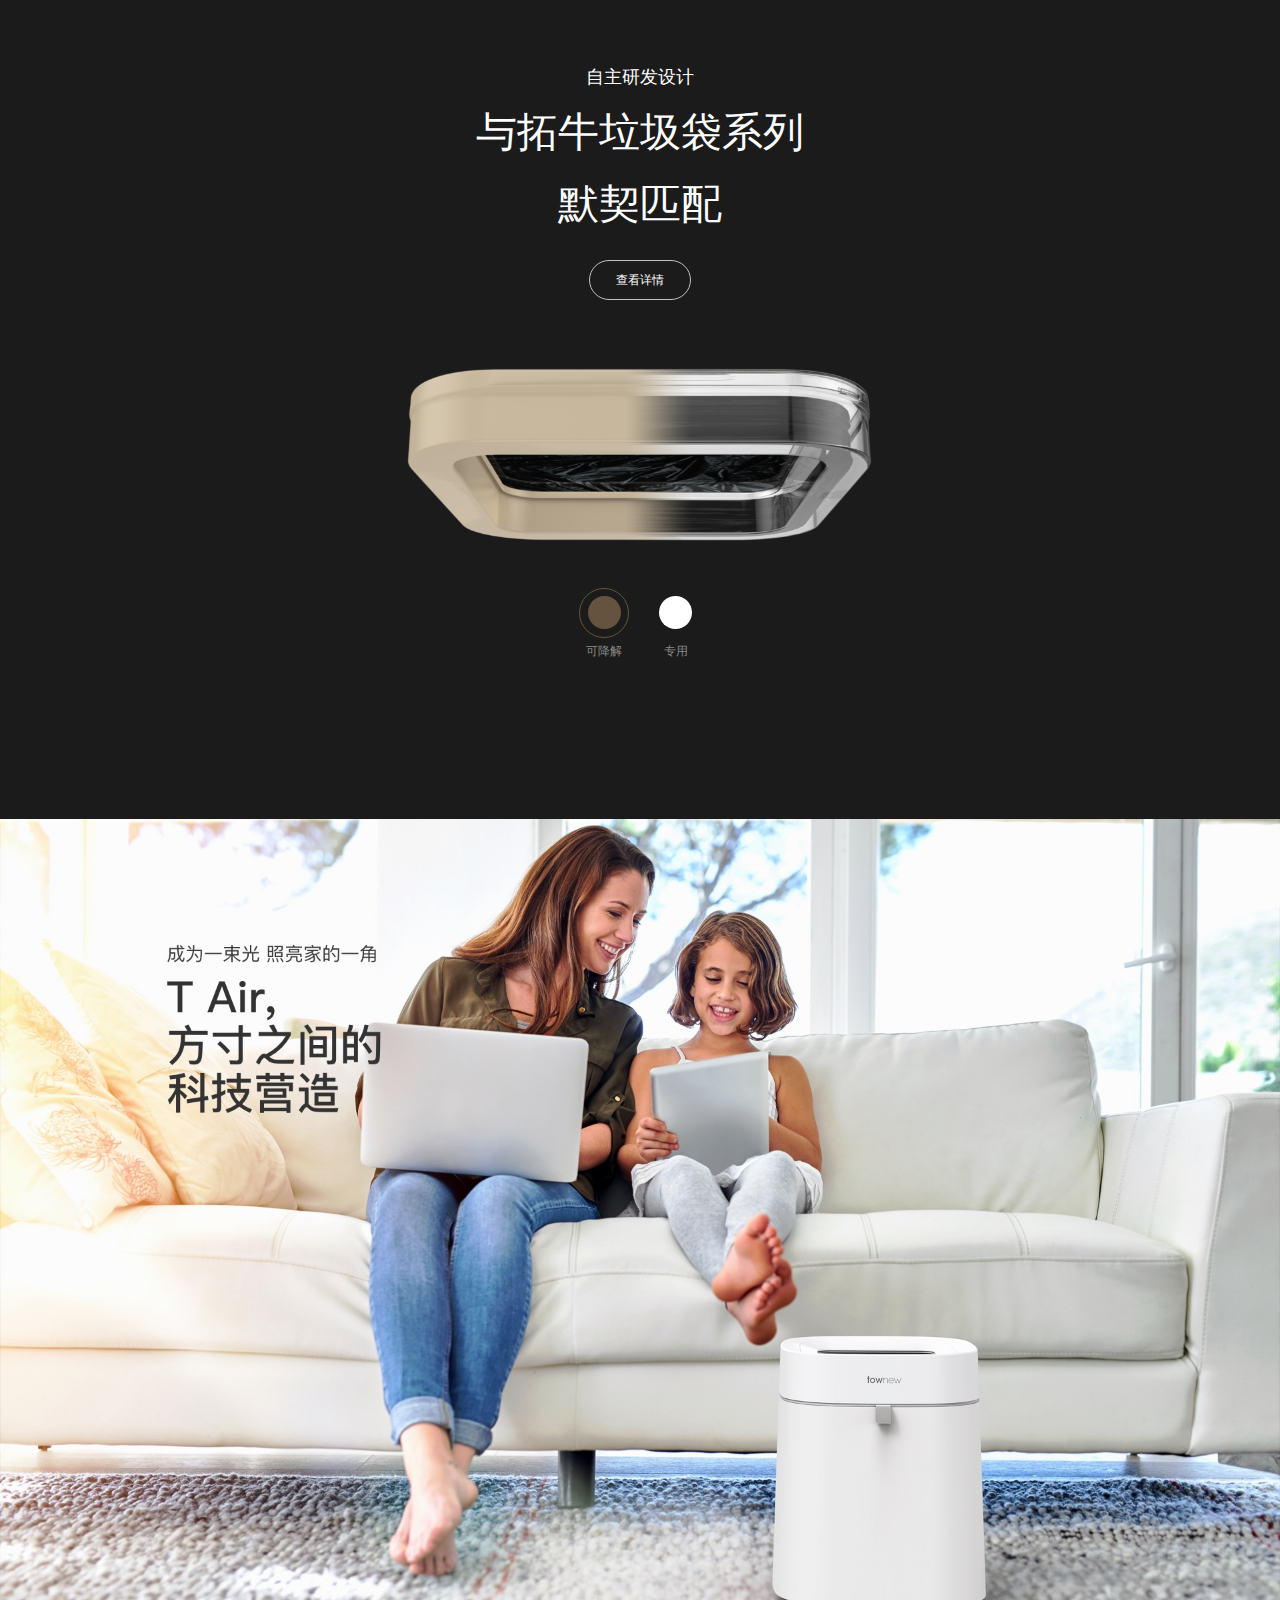
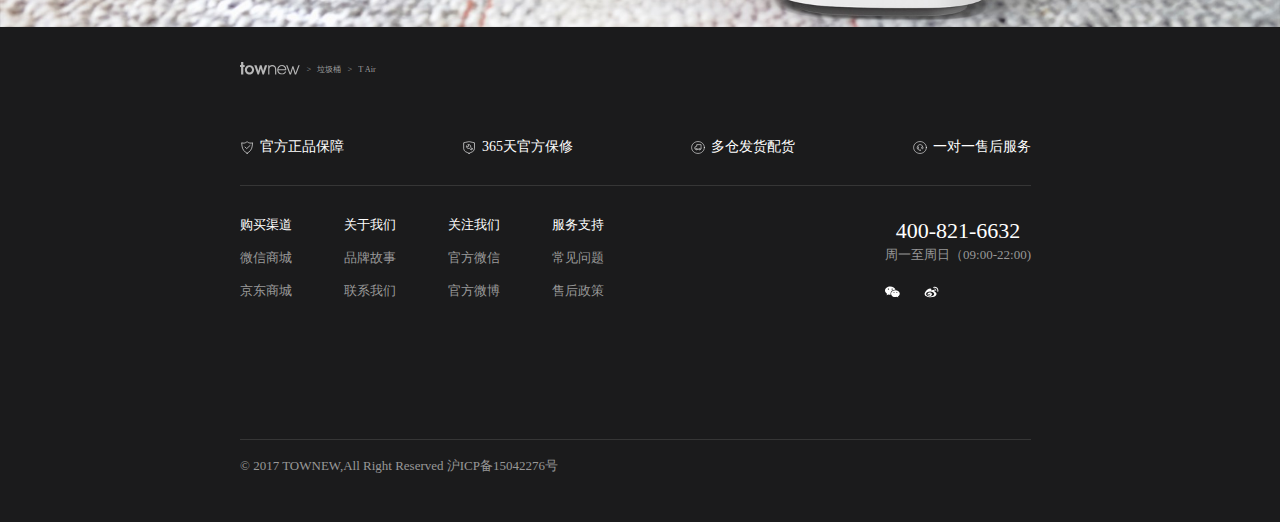
<file: TAir/detail/detail.html>
<!DOCTYPE html>
<html lang="en">
<head>
    <meta charset="UTF-8">
    <meta http-equiv="Content-Type" content="text/html;charset=utf-8">
    <meta name="viewport" content="width=device-width, initial-scale=1.0">
    <meta http-equiv="X-UA-Compatible" content="IE=edge,chrome=1">
    <meta content="always" name="referrer">
    <title>拓牛townew智能感应垃圾桶</title>
    <link rel="stylesheet" href="/common/css/bootstrap.min.css">
    <link rel="stylesheet" href="/common/css/common.css">
    <link rel="stylesheet" href="/common/css/header.css">
    <link rel="stylesheet" href="/common/css/footer.css">
    <link rel="stylesheet" href="./detail.css">
</head>
<body>
    <header id="header-box"></header>
    <section class="trash-option felx-r jc-f">
        <a href="/TAir/detail/detail.html"><div class="felx-r ai-c jc-c wh-100 trash-option-item trash-option-item-active">概述</div></a>
        <!-- <div class="felx-r ai-c jc-c trash-option-item">耗材</div> -->
        <div class="felx-r ai-c jc-c trash-option-item">
            <div data-i18n='trash' class="btn-name h-100 felx-r ai-c dropdown-toggle" data-toggle="dropdown" aria-haspopup="true" aria-expanded="false">
                耗材 
            </div>
            <ul class="dropdown-menu">
                <li><a href="../degradableTransh/degradableTransh.html">可降解垃圾盒</a></li>
                <li><a href="../specialTransh/specialTransh.html">专用垃圾盒</a></li>
            </ul>
        </div>
        <a href="../atlas/atlas.html"><div class="felx-r wh-100 ai-c jc-c trash-option-item">图集</div></a>
        <a href="../parameter/parameter.html"><div class="felx-r ai-c jc-c wh-100 trash-option-item">参数</div></a>
    </section>
    <div class="main-img-box felx-r jc-c">
        <div class="main-img">
            <img src="./imgs/banner.jpg" />
        </div>
        <div class="main-title-box felx-c ai-c jc-f">
            <div class="main-title-1 felx-c">
                <span>T Air</span>
                <span>有颜在先 <span>●</span> 实力不凡</span>
            </div>
            <div class="main-title-2 felx-c ai-c">
                <span>进一步了解 T Air</span>
                <img src="./img/鼠标.svg" alt="">
            </div>
        </div>
    </div>
    <section data-firstScroll='true' class="trash-attribute page-section">
        <diV class="trash-attribute-title">一面颜值 一面实力</diV>   
        <div class="attribute-list attribute-list-1 felx-r js-sb">
           <div class="attribute-item">
               <img src="./imgs/一键打包.svg" />  
               <span>一键打包</span>
           </div>
           <div class="attribute-item">
                <img src="./imgs/一键换袋.svg" />  
                <span>一键换袋</span>
            </div>
            <div class="attribute-item">
                <img src="./imgs/敞口设计.svg" />  
                <span>敞口设计</span>
            </div>
            <div class="attribute-item">
                <img src="./imgs/缓降技术.svg" />  
                <span>缓降技术</span>
            </div>
            <div class="attribute-item">
                <img src="./imgs/拉带设计.svg" />  
                <span>拉带设计</span>
            </div>
        </div>
        <div class="attribute-list felx-r js-sb">
            <div class="attribute-item">
                <img src="./imgs/无断点设计.svg" />  
                <span>无断点设计</span>
            </div>
            <div class="attribute-item">
                 <img src="./imgs/容量适中.svg" />  
                 <span>容量适中</span>
             </div>
             <div class="attribute-item">
                 <img src="./imgs/强大待机.svg" />  
                 <span>强大待机</span>
             </div>
             <div class="attribute-item">
                 <img src="./imgs/超载打包.svg" />  
                 <span>超载打包</span>
             </div>
             <div class="attribute-item">
                 <img src="./imgs/静音优化.svg" />  
                 <span>静音优化</span>
             </div>
        </div>
    </section>
    <section data-firstScroll='true' class="od position-r page-section" style="background: #fafafa">
       <img class="w-100" src="./imgs/敞口设计.jpg" />
       <div class="section-describe ta-c" style="width: 100%;top:10%;left:0">
           <div class="section-describe-1">核心两打包压杆同步驱动技术</div>
           <div class="section-describe-2">一键打包 垃圾打包不脏手</div>
           <div style="width:30%;text-align: center;margin:0 auto" class="section-describe-3"> 按“package”键打包，听到滴滴提示声后，拉开垃圾桶大盖，取出垃圾袋，让打包垃圾袋不在让人厌恶</div>
       </div>
       <div class="explain">
           <div>专利号: ZL 2018 2 0934209.9</div>
           <div>专利名称: 垃圾袋打包机构及智能垃圾桶</div>
       </div>
    </section>
    <section data-firstScroll='true' class="od position-r page-section" style="background: #1c1b1b">
        <img class="w-100" src="./imgs/敞口设计.jpg" />
        <div class="section-describe ta-c" style="width: 100%;top:10%;left:0;color: #FFFFFF">
            <div class="section-describe-1">拥有专利技术 颠覆你对以往套袋的认知</div>
            <div class="section-describe-2">一键换袋 比手动套袋更紧贴</div>
            <div style="width:30%;text-align: center;margin:0 auto" class="section-describe-3">按“replace”键后，桶内风机抽气把垃圾袋吸入同时利用气压差原理，将垃圾袋吸附至桶壁</div>
        </div>
    </section>
    <section data-firstScroll='true' class="od position-r page-section">
        <img class="w-100" src="./imgs/敞口设计.jpg" />
        <div class="section-describe" style="width:100%;top:22%;left:11.5%">
            <div class="section-describe-1">任你随心所欲地丢垃圾</div>
            <div class="section-describe-2">敞口式设计</div>
            <div class="section-describe-3 describe-min-width">优化风道设计 降低换袋噪音<br />为你贴心考虑，感受宁静生活颠覆传统点断式垃圾袋，实现无间断自动连续换袋，隐藏盒式设计，将垃圾袋装入其中</div>
        </div>
    </section> 
    <section data-firstScroll='true' class="od position-r page-section" style="margin-top: 10px">
        <img class="w-100" src="./imgs/猫咪2.jpg" />
        <div class="section-describe" style="width:100%;top:11%;left:11.5%">
            <div class="section-describe-1">梯形外形</div>
            <div class="section-describe-2">圆润轻盈的<br />几何设计融合柔美气质 </div>
            <div class="section-describe-3 describe-min-width">科技与美学的默契配合，让桶身更加平稳，避免被家中孩子、宠物触碰后翻倒，导致垃圾外溢。</div>
        </div>
    </section> 
    <section data-firstScroll='true' class="od position-r page-section" style="background: #000000;padding: 80px 0;margin-top: 10px">
        <img style="width: 33%;margin-left: 49%" src="./imgs/风机.jpg" />
        <div class="section-describe" style="width:100%;top:26.6%;left:11.5%;color: #FFFFFF">
            <div class="section-describe-2">声得人心<br />静无止境</div>
            <div class="section-describe-3 describe-min-width">优化风道设计 降低换袋噪音<br />为你贴心考虑，感受宁静生活颠覆传统点断式垃圾袋，实现无间断自动连续换袋，隐藏盒式设计，将垃圾袋装入其中</div>
        </div>
    </section> 
    <section data-firstScroll='true' class="od position-r page-section">
        <img class="w-100" src="./imgs/人性化设计.jpg" />
        <div class="section-describe" style="width:100%;top:15.5%;left:11.5%">
            <div class="section-describe-1">任你随心所欲地丢垃圾</div>
            <div class="section-describe-2">人性化设计<br />编织拉带 </div>
            <div class="section-describe-3 describe-min-width">简化丢垃圾步骤，让每天繁忙的你不再为家务琐事烦心</div>
        </div>
    </section> 
    <section data-firstScroll='true' class="od position-r page-section" style="background: #676E7A;padding: 70px 0 30 0;">
        <img style="width: 26%;margin-left: 55%" src="./imgs/阻尼缓降 温柔的开合.png" />
        <div class="section-describe" style="width:100%;top:22%;left:11.5%;color: #FFFFFF">
            <div class="section-describe-1">简洁而优雅</div>
            <div class="section-describe-2">阻尼缓降<br />温柔的开合 </div>
            <div class="section-describe-3 describe-min-width">避免骤然下降带来的噪音与不安全性  同时降低冲击损耗，延长使用寿命；</div>
        </div>
    </section> 
    <section data-firstScroll='true' class="od position-r page-section" style="margin-top: 10px">
        <img class="w-100" src="./imgs/12L容量.jpg" />
        <div class="section-describe" style="width:100%;top:15.5%;left:11.5%">
            <div class="section-describe-1">满足日常家庭一天的需求</div>
            <div class="section-describe-2">12L容量<br />恰到好处的大小</div>
        </div>
    </section>
    <section data-firstScroll='true' class="od position-r page-section" style="background: #000000;margin-top: 10px">
        <img style="width: 53%;" src="./imgs/芯.jpg" />
        <div class="section-describe" style="width:100%;top:27%;left:55%;color: #FFFFFF">
            <div class="section-describe-1">家是生活的容器</div>
            <div class="section-describe-2">持久待机<br />源自于强大的“芯”</div>
            <div class="section-describe-3 describe-min-width">T Air 采用高能量密度电芯  标准模式下待机时长达30天</div>
        </div>
        <div class="explain" style="color: #888888;">
            <div>30天为实验测试结果，因客观因素改变，数据会出现不同或误差</div>
        </div>
    </section>  
    <section data-firstScroll='true' class="od position-r page-section" style="background: #fafafa">
        <img class="w-100" src="./imgs/USB.jpg" />
        <div class="section-describe ta-c" style="width: 100%;top:10%;left:0">
            <div class="section-describe-1">免去增添各种繁杂的充电线</div>
            <div class="section-describe-2">Micro USB通用充电口<br />适配更轻松</div>
            <div style="width:27%;text-align: center;margin:0 auto">使用充电规格为（5V,1A以上）的充电设备即可充电，让充电变得更简单</div>
        </div>
    </section>
    <section data-firstScroll='true' class="od position-r page-section" style="background: #ffffff;">
        <img style="width: 50%;" src="./imgs/舒省有范.jpg" />
        <div class="section-describe" style="width:100%;top:22%;left:63%;">
            <div class="section-describe-1">家是生活的容器</div>
            <div class="section-describe-2">舒省有范</div>
            <div class="section-describe-3 describe-min-width">我们精心设计，让垃圾桶也成为家庭的一部分, 在静谧和简约的生活中，空间吸纳了生活的痕迹，然后拼凑成家的模样</div>
        </div>
    </section>
    <section data-firstScroll='true' class="od position-r page-section" style="background: #ffffff;">
        <img style="width: 50%;margin-left: 50%" src="./imgs/时尚简约.jpg" />
        <div class="section-describe" style="width:100%;top:22%;left:13.5%;">
            <div class="section-describe-1">拼凑成家的模样</div>
            <div class="section-describe-2">时尚简约</div>
            <div class="section-describe-3 describe-min-width">无论是已经安于一隅的舒适大屋抑或是为生活奔走的温馨小家，在卧室，在厨房，在卫生间，T Air都可以满足你的需求</div>
        </div>
    </section>
    <section data-firstScroll='true' class="section-five page-section">
        <div class="section-five-describe-box">
            <div class="section-five-describe">
                <div class="section-five-describe-1">自主研发设计</div>
                <div class="section-five-describe-2">与拓牛垃圾袋系列<br />默契匹配</div>
                <div class="look-detail">查看详情</div>
            </div>
        </div>
        <div class="trash-box-box">
            <img class="trash-box-2" src="./img/可降解垃圾盒.png">
            <img class="trash-box-1" src="./img/专用垃圾盒.png">
        </div>
        <div class="trash-box-type felx-r jc-c">
            <div class="trash-box-type-1 felx-c ai-c">
                <div class="trash-type-1 trash-type active felx-r jc-c ai-c">
                    <span></span>
                </div> 
                <span class="type-name">可降解</span>
            </div>
            <div class="trash-box-type-1 felx-c ai-c">
                <div class="trash-type-2 trash-type felx-r jc-c ai-c">
                    <span></span>
                </div>
                <span class="type-name">专用</span>
            </div>
        </div>
    </section>
    <section class="od position-r">
        <img class="w-100" src="./imgs/T Air, 方寸之间的 科技营造.jpg" />
    </section>
    <div class="page-crumbs">
       <div class="crumbs-box">
            <div><img src="../../common/img/logo_hover.svg" alt=""></div>
            <span>&nbsp;&nbsp;&nbsp;>&nbsp;&nbsp;&nbsp;垃圾桶&nbsp;&nbsp;&nbsp;>&nbsp;&nbsp;&nbsp;T Air</span>
       </div>
       <div class="footer-line"></div> 
    </div>
    <footer id="footer-box"></footer>
    <script src="/common/js/jquery-3.4.1.min.js"></script>
    <script src="/common/js/jquery.i18n.properties.js"></script>
    <script src="/common/js/bootstrap.min.js"></script>
    <script src="/common/js/common.js"></script>
    <script src="./detail.js"></script>
</body>
</html>
</file>
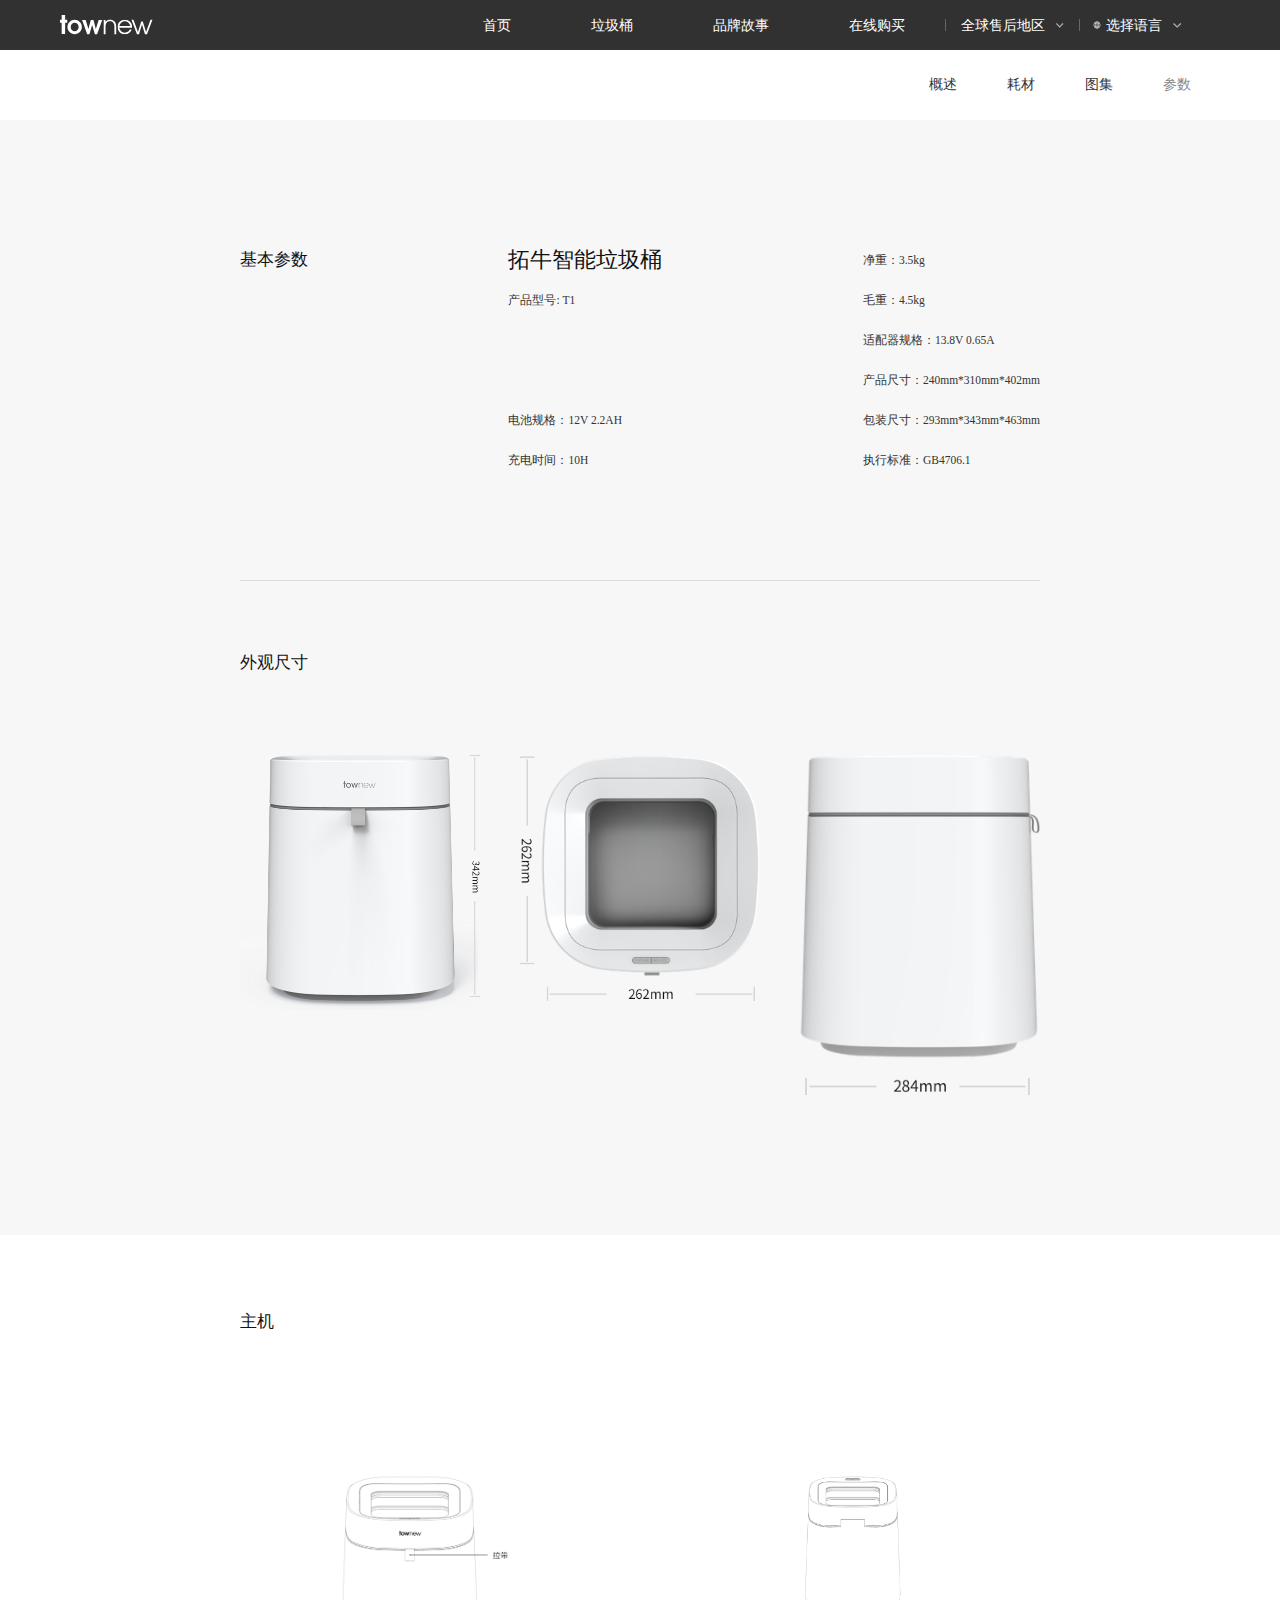
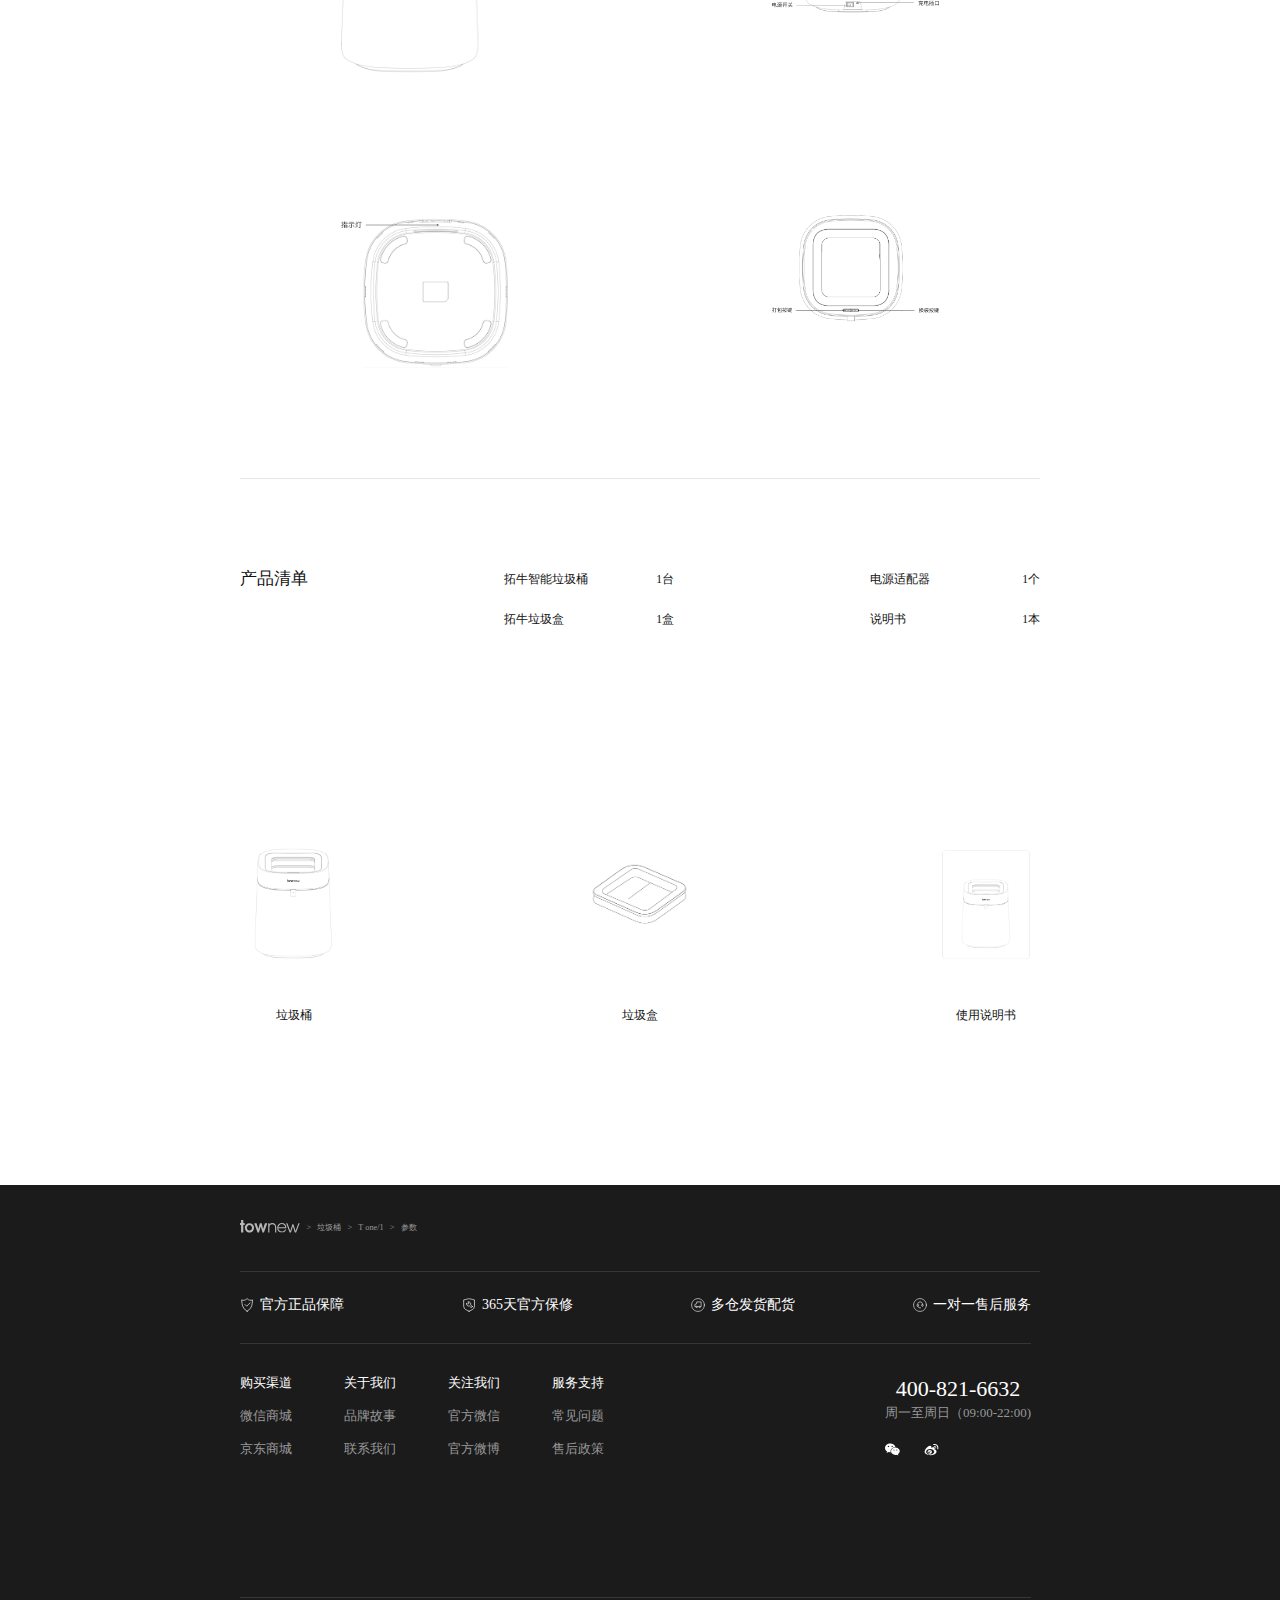
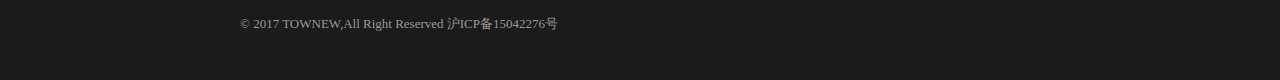
<file: TAir/parameter/parameter.html>
<!DOCTYPE html>
<html lang="en">
<head>
    <meta charset="UTF-8">
    <meta http-equiv="Content-Type" content="text/html;charset=utf-8">
    <meta name="viewport" content="width=device-width, initial-scale=1.0">
    <meta http-equiv="X-UA-Compatible" content="IE=edge,chrome=1">
    <meta content="always" name="referrer">
    <title>参数</title>
    <link rel="stylesheet" href="/common/css/bootstrap.min.css">
    <link rel="stylesheet" href="/common/css/common.css">
    <link rel="stylesheet" href="/common/css/header.css">
    <link rel="stylesheet" href="/common/css/footer.css">
    <link rel="stylesheet" href="./parameter.css">
</head>
<body>
    <header id="header-box"></header>
    <section class="trash-option felx-r jc-f">
        <a href="../detail/detail.html"><div class="felx-r ai-c jc-c wh-100 trash-option-item">概述</div></a>
        <!-- <div class="felx-r ai-c jc-c trash-option-item">耗材</div> -->
        <div class="felx-r ai-c jc-c trash-option-item">
            <div data-i18n='trash' class="btn-name h-100 felx-r ai-c dropdown-toggle" data-toggle="dropdown" aria-haspopup="true" aria-expanded="false">
                耗材 
            </div>
            <ul class="dropdown-menu">
                <li><a href="../degradableTransh/degradableTransh.html">可降解垃圾盒</a></li>
                <li><a href="../specialTransh/specialTransh.html">专用垃圾盒</a></li>
            </ul>
        </div>
        <a href="../atlas/atlas.html"><div class="felx-r wh-100 ai-c jc-c trash-option-item">图集</div></a>
        <a href="/TAir/parameter/parameter.html"><div class="felx-r ai-c jc-c wh-100 trash-option-item  trash-option-item-active">参数</div></a>
    </section>
    <section class="basic-parameter">
        <div class="basic-parameter-info">
            <div class="info-box">
                <span class="title-1">基本参数</span>
            </div>
            <div class="info-box felx-c js-sb">
                <div class="felx-c">
                    <span class="title-2">拓牛智能垃圾桶</span>
                    <span>产品型号: T1</span>
                </div>
                <div class="felx-c">
                    <span>电池规格：12V 2.2AH</span>
                    <span>充电时间：10H</span>
                </div>
            </div>
            <div class="info-box felx-c">
                <span>净重：3.5kg</span>
                <span>毛重：4.5kg</span>
                <span>适配器规格：13.8V 0.65A</span>
                <span>产品尺寸：240mm*310mm*402mm</span>
                <span>包装尺寸：293mm*343mm*463mm</span>
                <span>执行标准：GB4706.1</span>
            </div>
        </div>
        <div class="basic-parameter-size">
             <div class="size-title">外观尺寸</div>
             <div class="felx-r js-sb">
                 <div style="width: 30%"><img class="w-100" src="./img/外观1.png" alt=""></div>
                 <div style="width: 30%"><img class="w-100" src="./img/外观2.png" alt=""></div>
                 <div style="width: 30%"><img class="w-100" src="./img/外观3.png" alt=""></div>
             </div>
        </div>
    </section>
    <section class="host-info">
        <div class="host-box">
            <div class="host-title">主机</div>
            <div style="padding: 0 12.6%;margin-top: 140px" class="felx-r js-sb">
                <div style="width: 28%">
                    <img class="w-100" src="./img/主机1.png" alt="">
                </div>
                <div style="width: 28%">
                    <img class="w-100" src="./img/主机2.png" alt="">
                </div>
            </div>
            <div style="padding: 0 12.6%;margin-top: 140px" class="felx-r js-sb">
                <div style="width: 28%">
                    <img class="w-100" src="./img/主机3.png" alt="">
                </div>
                <div style="width: 28%">
                    <img class="w-100" src="./img/主机4.png" alt="">
                </div>
            </div>
        </div>
    </section>
    <section class="detailed-list">
        <div class="detailed-list-box felx-r js-sb">
            <div class="info-box">
                <span class="detailed-title">产品清单</span>
            </div>
            <div style="width: 15%;min-width:170px" class="info-box felx-c js-sb">
                <div class="felx-r js-sb ai-c">
                    <span>拓牛智能垃圾桶</span>
                    <span>1台</span>
                </div>
                <div class="felx-r js-sb ai-c">
                    <span>拓牛垃圾盒</span>
                    <span>1盒</span>
                </div>
            </div>
            <div style="width: 15%;min-width:170px" class="info-box felx-c">
                <div class="felx-r js-sb ai-c">
                    <span>电源适配器</span>
                    <span>1个</span>
                </div>
                <div class="felx-r js-sb ai-c">
                    <span>说明书</span>
                    <span>1本</span>
                </div>
            </div>
        </div>
        <div class="detailed-img felx-r js-sb">
            <div style="width: 13.4%" class="felx-r ai-c jc-c">
                <img class="w-100" src="./img/产品清单1.png" alt="">
            </div>
            <div style="width: 14.6%" class="felx-r ai-c jc-c">
                <img class="w-100" src="./img/产品清单2.png" alt="">
            </div>
            <div style="width: 13.5%" class="felx-r ai-c jc-c">
                <img class="w-100" src="./img/产品清单3.png" alt="">
            </div>
        </div>
        <div style="margin-top: 17px;margin-bottom: 150px;" class="detailed-img felx-r js-sb">
            <div style="width: 13.4%" class="felx-r jc-c">
                <span>垃圾桶</span>
            </div>
            <div style="width: 14.6%" class="felx-r jc-c">
                <span>垃圾盒</span>
            </div>
            <div style="width: 13.5%" class="felx-r jc-c">
                <span>使用说明书</span>
            </div>
        </div>
    </section>
    <div class="page-crumbs">
       <div class="crumbs-box">
            <div><img src="../../common/img/logo_hover.svg" alt=""></div>
            <span>&nbsp;&nbsp;&nbsp;>&nbsp;&nbsp;&nbsp;垃圾桶&nbsp;&nbsp;&nbsp;>&nbsp;&nbsp;&nbsp;T one/1&nbsp;&nbsp;&nbsp;>&nbsp;&nbsp;&nbsp;参数</span>
       </div>
       <div class="footer-line"></div> 
    </div>
    <footer id="footer-box"></footer>
    <script src="/common/js/jquery-3.4.1.min.js"></script>
    <script src="/common/js/jquery.i18n.properties.js"></script>
    <script src="/common/js/bootstrap.min.js"></script>
    <script src="/common/js/common.js"></script>
    <script src="./parameter.js"></script>
</body>
</html>
</file>
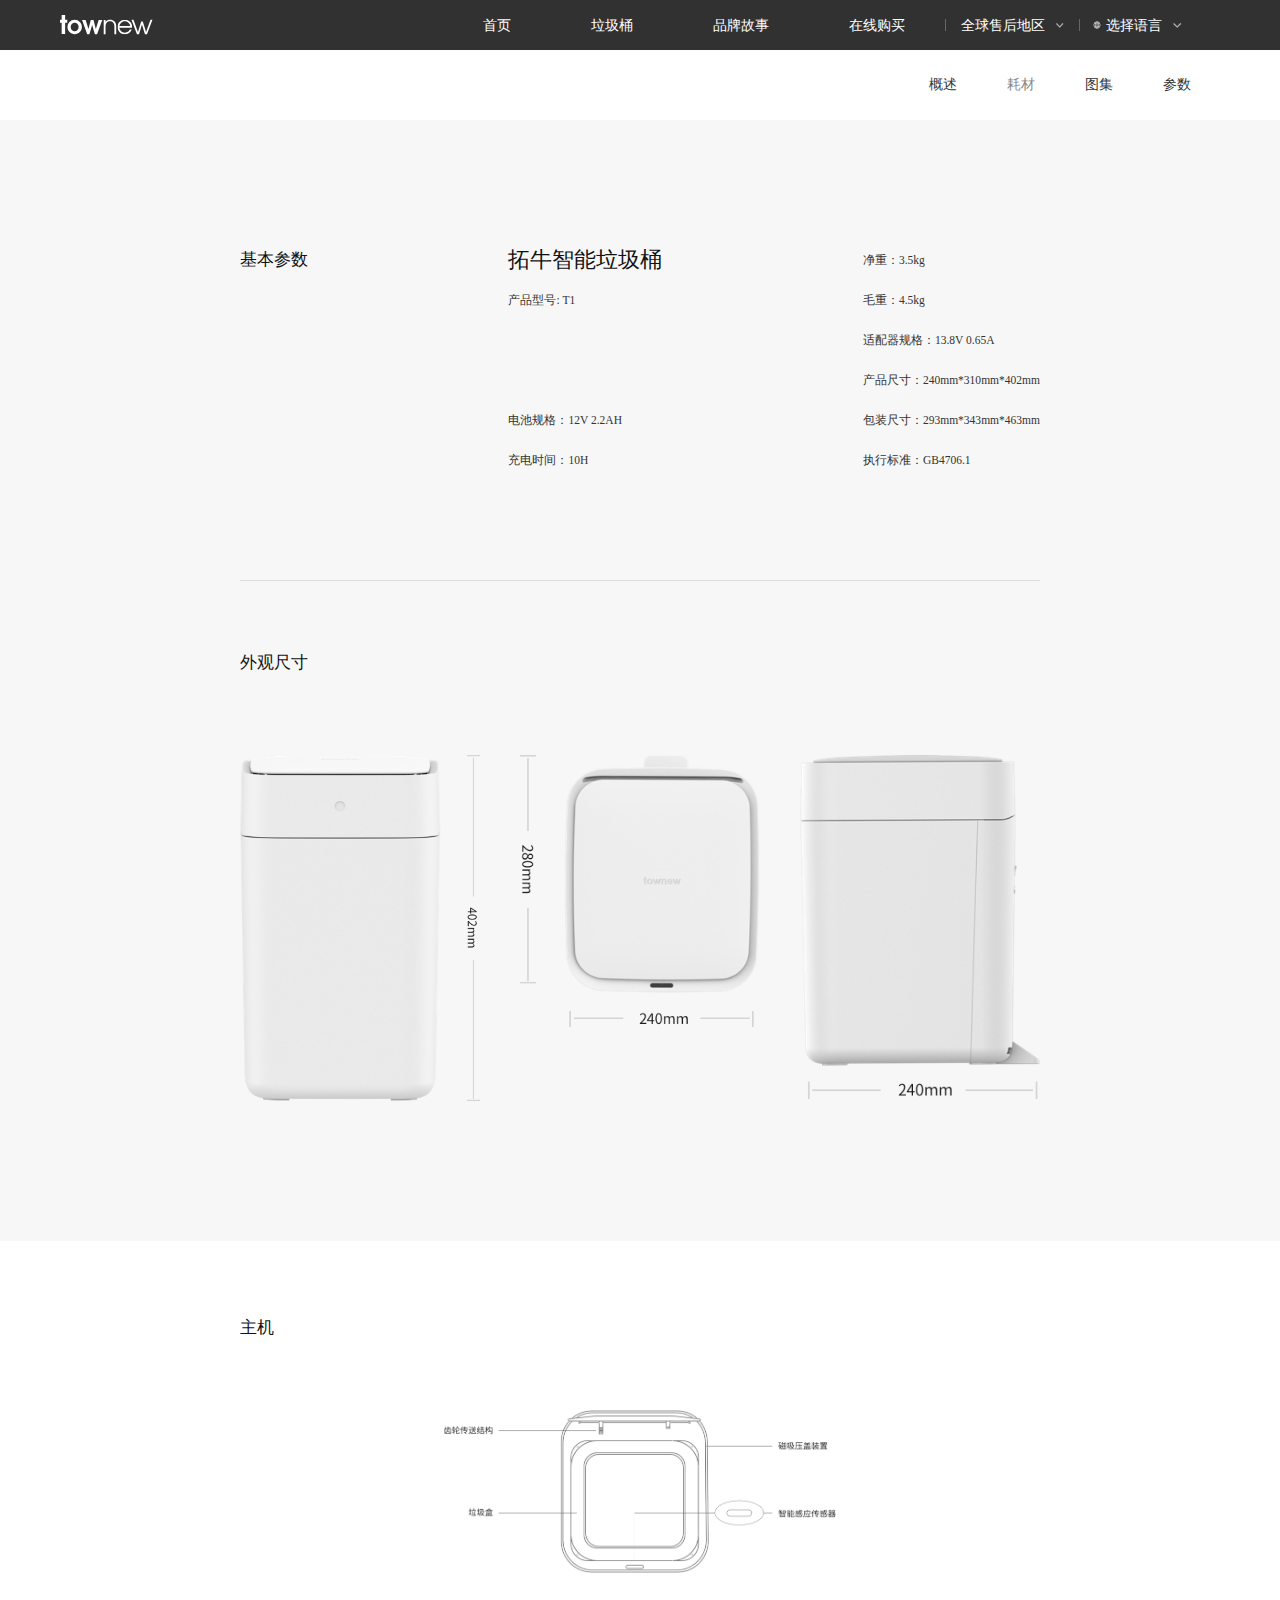
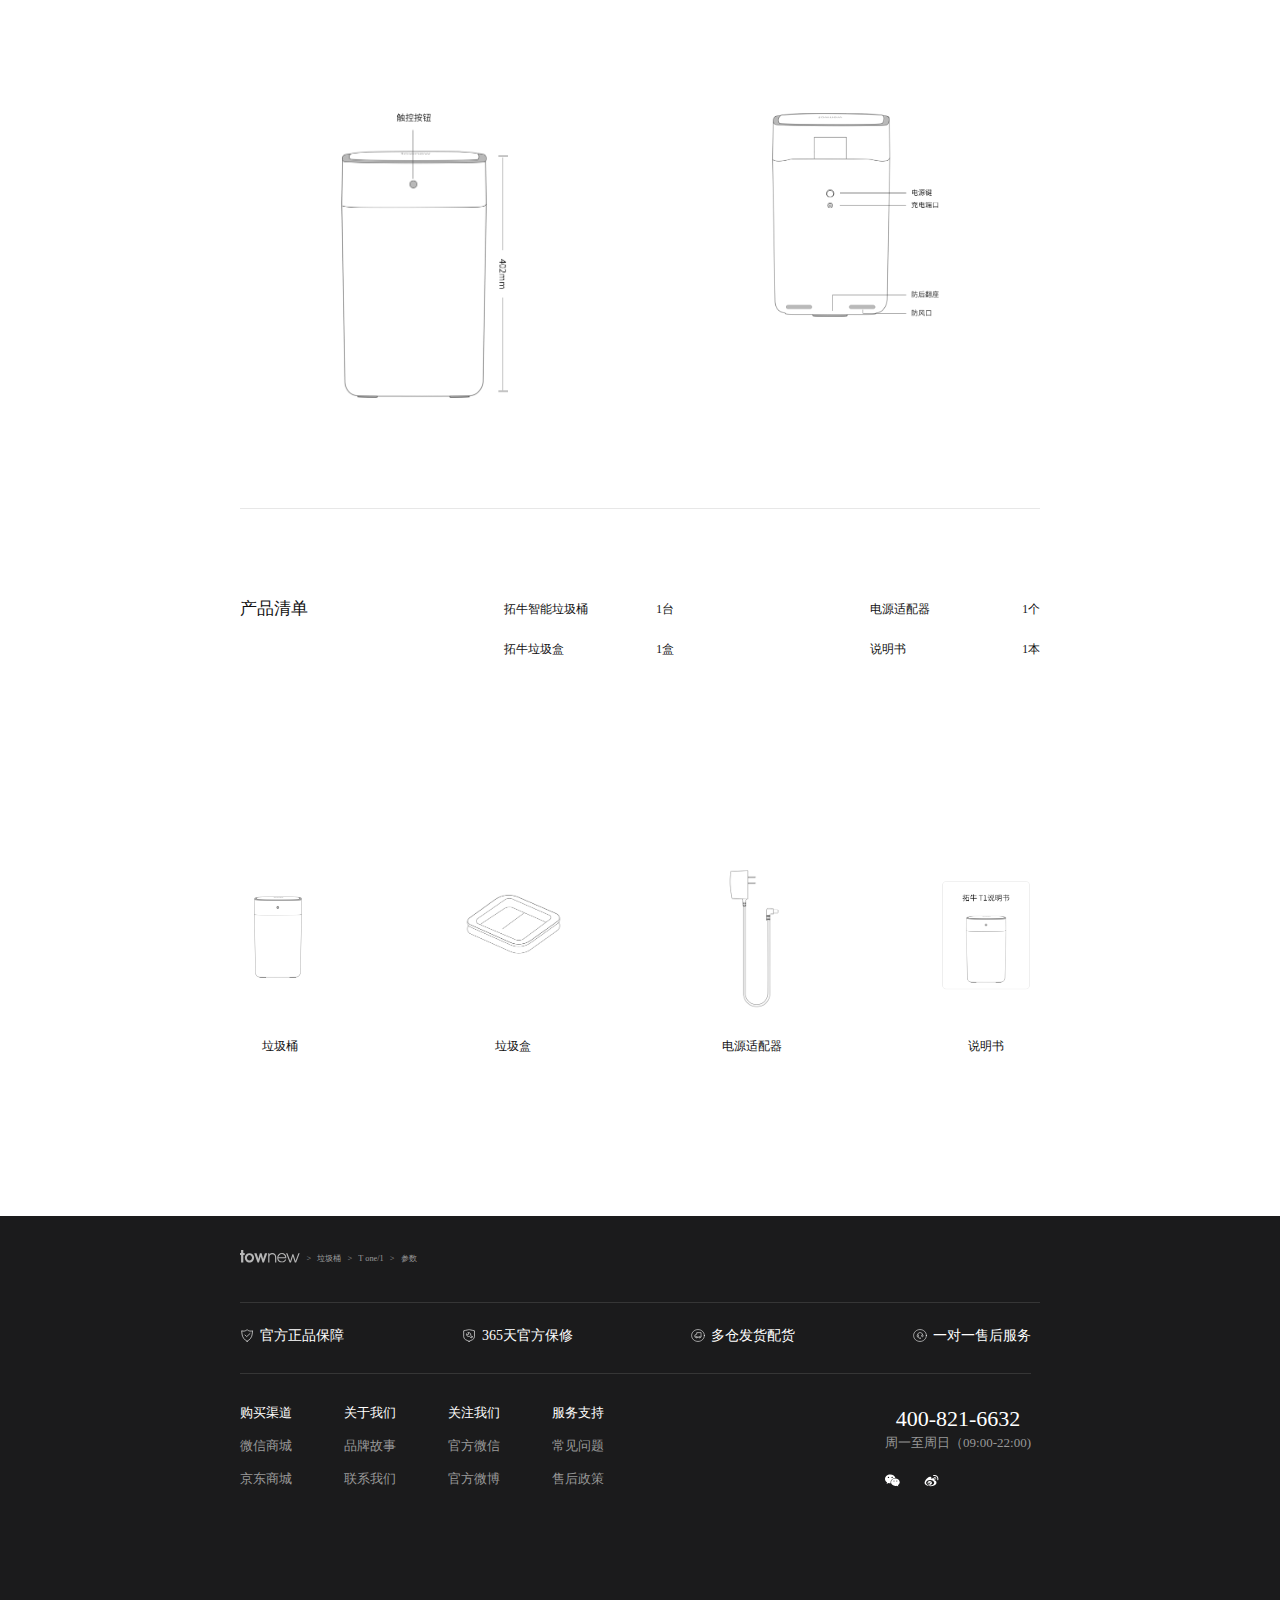
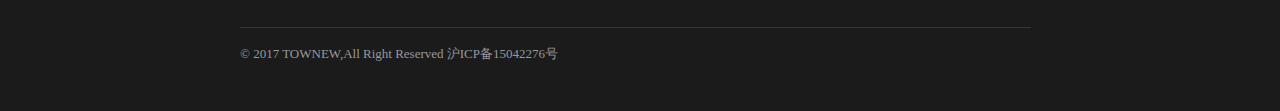
<file: TOne/parameter/parameter.html>
<!DOCTYPE html>
<html lang="en">
<head>
    <meta charset="UTF-8">
    <meta http-equiv="Content-Type" content="text/html;charset=utf-8">
    <meta name="viewport" content="width=device-width, initial-scale=1.0">
    <meta http-equiv="X-UA-Compatible" content="IE=edge,chrome=1">
    <meta content="always" name="referrer">
    <title>参数</title>
    <link rel="stylesheet" href="/common/css/bootstrap.min.css">
    <link rel="stylesheet" href="/common/css/common.css">
    <link rel="stylesheet" href="/common/css/header.css">
    <link rel="stylesheet" href="/common/css/footer.css">
    <link rel="stylesheet" href="./parameter.css">
</head>
<body>
    <header id="header-box"></header>
    <section class="trash-option felx-r jc-f">
            <a href="/TOne/detail/detail.html"><div class="felx-r ai-c jc-c wh-100 trash-option-item">概述</div></a>
            <!-- <div class="felx-r ai-c jc-c trash-option-item">耗材</div> -->
            <div class="felx-r ai-c jc-c trash-option-item trash-option-item-active">
                <div data-i18n='trash' class="btn-name h-100 felx-r ai-c dropdown-toggle" data-toggle="dropdown" aria-haspopup="true" aria-expanded="false">
                    耗材 
                </div>
                <ul class="dropdown-menu">
                    <li><a href="/TOne/degradableTransh/degradableTransh.html">可降解垃圾盒</a></li>
                    <li><a href="../specialTransh/specialTransh.html">专用垃圾盒</a></li>
                </ul>
            </div>
            <a href="../atlas/atlas.html"><div class="felx-r wh-100 ai-c jc-c trash-option-item">图集</div></a>
            <a href="/TOne/parameter/parameter.html"><div class="felx-r ai-c jc-c wh-100 trash-option-item">参数</div></a>
    </section>
    <section class="basic-parameter">
        <div class="basic-parameter-info">
            <div class="info-box">
                <span class="title-1">基本参数</span>
            </div>
            <div class="info-box felx-c js-sb">
                <div class="felx-c">
                    <span class="title-2">拓牛智能垃圾桶</span>
                    <span>产品型号: T1</span>
                </div>
                <div class="felx-c">
                    <span>电池规格：12V 2.2AH</span>
                    <span>充电时间：10H</span>
                </div>
            </div>
            <div class="info-box felx-c">
                <span>净重：3.5kg</span>
                <span>毛重：4.5kg</span>
                <span>适配器规格：13.8V 0.65A</span>
                <span>产品尺寸：240mm*310mm*402mm</span>
                <span>包装尺寸：293mm*343mm*463mm</span>
                <span>执行标准：GB4706.1</span>
            </div>
        </div>
        <div class="basic-parameter-size">
             <div class="size-title">外观尺寸</div>
             <div class="felx-r js-sb">
                 <div style="width: 30%"><img class="w-100" src="./img/外观尺寸1.png" alt=""></div>
                 <div style="width: 30%"><img class="w-100" src="./img/外观尺寸2.png" alt=""></div>
                 <div style="width: 30%"><img class="w-100" src="./img/外观尺寸3.png" alt=""></div>
             </div>
        </div>
    </section>
    <section class="host-info">
        <div class="host-box">
            <div class="host-title">主机</div>
            <div style="width: 49%;margin: 0 auto
            " class="ta-c"><img class="w-100" src="./img/主机1.png" alt=""></div>
            <div style="padding: 0 12.6%;margin-top: 140px" class="felx-r js-sb">
                <div style="width: 28%">
                    <img class="w-100" src="./img/主机2.png" alt="">
                </div>
                <div style="width: 28%">
                    <img class="w-100" src="./img/主机3.png" alt="">
                </div>
            </div>
        </div>
    </section>
    <section class="detailed-list">
        <div class="detailed-list-box felx-r js-sb">
            <div class="info-box">
                <span class="detailed-title">产品清单</span>
            </div>
            <div style="width: 15%;min-width:170px" class="info-box felx-c js-sb">
                <div class="felx-r js-sb ai-c">
                    <span>拓牛智能垃圾桶</span>
                    <span>1台</span>
                </div>
                <div class="felx-r js-sb ai-c">
                    <span>拓牛垃圾盒</span>
                    <span>1盒</span>
                </div>
            </div>
            <div style="width: 15%;min-width:170px" class="info-box felx-c">
                <div class="felx-r js-sb ai-c">
                    <span>电源适配器</span>
                    <span>1个</span>
                </div>
                <div class="felx-r js-sb ai-c">
                    <span>说明书</span>
                    <span>1本</span>
                </div>
            </div>
        </div>
        <div class="detailed-img felx-r js-sb">
            <div style="width: 10%" class="felx-r ai-c jc-c">
                <img class="w-100" src="./img/产品清单1.png" alt="">
            </div>
            <div style="width: 14.6%" class="felx-r ai-c jc-c">
                <img class="w-100" src="./img/产品清单2.png" alt="">
            </div>
            <div style="width: 11.3%" class="felx-r ai-c jc-c">
                <img class="w-100" src="./img/产品清单3.png" alt="">
            </div>
            <div style="width: 13.5%" class="felx-r ai-c jc-c">
                <img class="w-100" src="./img/产品清单4.png" alt="">
            </div>
        </div>
        <div style="margin-top: 17px;margin-bottom: 150px;" class="detailed-img felx-r js-sb">
            <div style="width: 10%" class="felx-r jc-c">
                <span>垃圾桶</span>
            </div>
            <div style="width: 14.6%" class="felx-r jc-c">
                <span>垃圾盒</span>
            </div>
            <div style="width: 11.3%" class="felx-r jc-c">
                <span>电源适配器</span>
            </div>
            <div style="width: 13.5%" class="felx-r jc-c">
                <span>说明书</span>
            </div>
        </div>
    </section>
    <div class="page-crumbs">
       <div class="crumbs-box">
            <div><img src="../../common/img/logo_hover.svg" alt=""></div>
            <span>&nbsp;&nbsp;&nbsp;>&nbsp;&nbsp;&nbsp;垃圾桶&nbsp;&nbsp;&nbsp;>&nbsp;&nbsp;&nbsp;T one/1&nbsp;&nbsp;&nbsp;>&nbsp;&nbsp;&nbsp;参数</span>
       </div>
       <div class="footer-line"></div> 
    </div>
    <footer id="footer-box"></footer>
    <script src="/common/js/jquery-3.4.1.min.js"></script>
    <script src="/common/js/jquery.i18n.properties.js"></script>
    <script src="/common/js/bootstrap.min.js"></script>
    <script src="/common/js/common.js"></script>
    <script src="./parameter.js"></script>
</body>
</html>
</file>
<file: common/css/common.css>
*{
    margin: 0;
    padding: 0;
}
html{
    font-size: 14px;
    min-width: 1000px;
}
body{
    min-width: 1000px;
}
/* 8-14 */
@media screen and (max-width: 1200px) {
    html {
        font-size: 8px;
    }
}
@media screen and (min-width: 1200px) {
    html {
        font-size: 9px;
    }
}
@media screen and (min-width: 1300px) {
    html {
        font-size: 10px;
    }
}
@media screen and (min-width: 1400px) {
    html {
        font-size: 11px;
    }
}
@media screen and (min-width: 1500px) {
    html {
        font-size: 12px;
    }
}
@media screen and (min-width: 1600px) {
    html {
        font-size: 13px;
    }
}
@media screen and (min-width: 1800px) {
    html {
        font-size: 14px;
    }
}
div{
    box-sizing: border-box;
}
p{
    margin: 0;
}
.felx-r{
    display: flex;
    flex-direction: row;
}
.felx-c{
    display: flex;
    flex-direction: column;
}
.felx-1{
    flex: 1;
}
.js-sb{
    justify-content: space-between;
}
.ai-c{
    align-items: center;
}
.jc-c{
    justify-content: center;
}
.jc-f{
    justify-content: flex-end;
}
.ai-fe{
    align-items: flex-end;
}
.h-100{
    height: 100%;
}
.w-100{
    width: 100%;
}
.wh-100{
    width: 100%;
    height: 100%;
}
.position-r{
    position: relative;
}
.position-i{
    position: inherit;
}
.od{
    overflow: hidden;
}
.ta-c{
    text-align: center;
}

#header-box{
    width: 100%;
    height: 50px;
    background: #313131;
    position: relative;
    z-index: 999;
}
.color-ff{
    color: #ffffff;
}
.color-12{
    color: #121212;
}
.color-38{
    color: #383838;
}

/* 产品详情顶部选项 */
.trash-option{
    height: 70px;
    background: rgba(255, 255, 255, 0.5);
    padding-right: 5%;
    position: relative;
    z-index: 990;
}
.trash-option-item{
    width: 78px;
    text-align: center;
    font-family: PingFangSC-Regular;
    font-size: 14px;
    color: #333333;
    letter-spacing: 0;
    text-align: center;
    cursor: pointer;
    position: relative;
}
.trash-option-item:hover,.trash-option-item-active{
    color: #888888;
}
.trash-option-item .dropdown-menu{
    background: #FFFFFF;
    box-shadow: 0 0 4px 0 rgba(210,210,210,0.50);
    border-radius: 8px;
    top: 40px;
}
.trash-option-item .dropdown-menu a{
    font-family: PingFangSC-Regular;
    font-size: 14px;
    color: #333333!important;
    letter-spacing: 0;
    line-height: 40px;
}
.trash-option-item .dropdown-menu li a:hover{
    background: #ffffff!important;
    color: #333333;
    text-decoration: underline;
}
/* 产品详情顶部选项:end */
/* 面包屑 */
.page-crumbs{
    margin-top: 10px;
    background: #1B1B1C;
    height: 86px;
}
.crumbs-box{
    width: 62.5%;
    margin: 0 auto;
    display: flex;
    height: 100%;
    align-items: center;
    font-family: PingFangSC-Regular;
    font-size: 0.92rem;
    color: #999999;
    letter-spacing: 0;
}
.page-crumbs .footer-line{
    width: 62.5%;
    margin: 0 auto;
    min-width: 750px;
}
.crumbs-box img{
    height: 13px;
    vertical-align: inherit;
}
/* 面包屑:end */
/* 段落文字 */
.section-describe{
    position: absolute;
    color: #121212;
}
.page-section .section-describe{
    transform: translate(0,-200px);
    transition: all 1.5s ease;
    opacity: 0;
}
.section-describe .section-describe-1{
    font-family: PingFangSC-Light;
    font-size: 2rem;
    letter-spacing: 0;
    font-weight: lighter;
    margin-bottom: 1rem;
}
.section-describe .section-describe-2{
    font-family: PingFangSC-Medium;
    font-size: 4.64rem;
    letter-spacing: 0;
    margin-bottom: 2.14rem;
}
.section-describe .section-describe-3{
    font-family: PingFangSC-Light;
    font-size: 22px;
    letter-spacing: 0;
    line-height: 38px;
}
/* 段落文字:end */
/* 弹窗 */
.modal-box{
    position: fixed;
    width: 100%;
    height: 100%;
    left: 0;
    top: 0;
    z-index: 9999999999;
    background: rgba(0, 0, 0, 0.5);
    display: flex;
    align-items: center;
    justify-content: center;
    min-width: 1000px;
}
.modal-content-box{
    background: #ffffff;
    border-radius: 10px;
    width: 24%;
}
.close-modal-btn-box{
    text-align: right;
}
.close-modal-btn{
    padding: 1rem;
    cursor: pointer;
}
.close-modal-btn img{
    transform: rotate(0deg);
    transition: all 0.5s;
    width: 1.42rem;
    height: 1.42rem;
}
.close-modal-btn:hover img{
    transform: rotate(90deg);
}
.tn-modal-content{
    width: 66%;
    margin: 0 auto;
}
.tn-modal-title{
    font-family: PingFangSC-Medium;
    font-size: 2.28rem;
    color: #121212;
    letter-spacing: 0;
    text-align: center;
}
.tn-modal-info{
    margin-top: 1rem;
    font-family: PingFangSC-Regular;
    font-size: 1rem;
    color: #323232;
    letter-spacing: 0;
    text-align: center;
}
.tn-modal-img{
    width: 100%;
    margin-top: 2rem;
    margin-bottom: 4.28rem;
}
</file>
<file: common/css/header.css>
.page_header{
    width: 100%;
    height: 50px;
    background: #313131;
    padding: 0 6.7% 0 4.7%;
}
.logo_box{
    height: 100%;
    cursor: pointer;
}
.logo{
    height: 20px;
}
.logo_box .logo_hover{
    display: none;
}
.logo_box:hover .logo_hover{
    display: block;
}
.logo_box:hover .logo_no_hover{
    display: none;
}
.header-btn{
    color: #ffffff;
    font-size: 14px;
    height: 1.26rem;
    padding: 0 40px;
    cursor: pointer;
}
.btn-name:hover{
    color: #B7B7B7;
}
.dropdown-menu{
    background: #444444;
    margin-top: 20px;
    padding: 14px 0;
    border-radius: 8px;
}
.dropdown-menu>li>a{
    color: #ffffff;
    height: 40px;
    font-size: 14px;
    display: flex;
    align-items: center;
    padding: 3px 30px;
}
.dropdown-menu li a:hover{
    background: #3b3b3b!important;
    color: #ffffff;
}
.select_down_icom{
    width: 9.4px;
    height: 6px;
    margin-left: 10px;
}
.sales-area{
    padding: 0 1.68rem;
    border-left: 1px solid #666666;
    border-right: 1px solid #666666;
}
.select_language_icon{
    width: 0.86rem;
    height: 0.86rem;
    margin-right: 0.64rem
}
.select-lan-btn{
    padding: 0 1.39rem;
}
a:hover, a:visited, a:link, a:active {
    text-decoration: none;
    /* color: #384C44; */
}
</file>
<file: common/css/footer.css>
.footer-box{
    background: #1B1B1C;
}
.footer-content{
    width: 62.5%;
    max-width: 1200px;
    padding-right: 1rem;
    margin: 0 auto;
    min-width: 750px;
}
.merit{
    font-family: PingFangSC-Light;
    font-size: 14px;
    color: #FFFFFF;
    letter-spacing: 0;
    font-weight: lighter;
    padding: 2.68rem 0 3.08rem 0;
}
.merit img{
    width: 1.5rem;
    height: 1.5rem;
    margin-right: 0.71rem;
}
.footer-line{
    width: 100%;
    height: 1px;
    opacity: 0.55;
    background: #4C4C4C;
}
.more-info{
    padding: 3.32rem 0 13.8rem 0;
}
.more-info-1{
    width: 40.42rem;
}
.more-info-1 div{
    font-family: PingFangSC-Regular;
    font-weight: lighter;
    font-size: 13px;
    color: #FFFFFF;
    letter-spacing: 0;
    margin-bottom: 1.6rem;
}
.more-info-1 .co-3F{
    color: #999999;
}
.phone-number{
    font-family: PingFangSC-Medium;
    font-size: 22px;
    color: #FFFFFF;
    letter-spacing: 0;
    text-align: right;
    line-height: 30px;
}
.time{
    font-family: PingFangSC-Light;
    font-size: 13px;
    color: #989898;
    letter-spacing: 0;
    text-align: right;
}
.wechart-box,.webo-box{
    margin-top: 1.8rem;
    cursor: pointer;
}
.wechart-box img,.webo-box img{
    width: 1.6rem;
    height: 1.6rem;
}
.webo-box{
    margin-left: 2.74rem;
}
.wechart-box .select,.webo-box .select{
    display: none;
}
/* .wechart-box:hover .no-select{
    display: none;
}
.wechart-box:hover .select{
    display: block;
} */
.webo-box:hover .no-select{
    display: none;
}
.webo-box:hover .select{
    display: block;
}
.information{
    padding: 1.89rem 0 5.21rem 0;
    font-family: PingFangSC-Regular;
    font-size: 13px;
    color: #989898;
    letter-spacing: 0;
}
.footer-content a:hover,.footer-content a:visited,.footer-content a:link,.footer-content a:active {
    text-decoration: none;
    color: #999999!important;
}
.go-concat span:hover{
    text-decoration: underline;
    cursor: pointer;
    color: #FFFFFF;
}
.merit span:hover{
    color: #999999;
}
a{
    color: #999999;
}
.wx-code-box{
    position: absolute;
    top: 60px;
    left: -72px;
    width: 160px;
    display: none;
    z-index: 10;
}
/* .wechart-box:hover .wx-code-box{
   display: inherit;
} */
</file>
<file: afterSales/afterSales.css>
.title{
    position: absolute;
    display: flex;
    flex-direction: column;
    align-items: center;
    width: 100%;
    left: 0;
    top: 10%;
}
.main-img .page-logo{
    width: 11.8%;
    
}
.title-name{
    font-family: PingFangSC-Regular;
    font-size: 2rem;
    color: #FFFFFF;
    letter-spacing: 0;
    margin-bottom: 36px;
    margin-top: 12px;
}
.bottom-arrow{
    width: 3%;
    cursor: pointer;
}
.page-explain{
    width: 93.8%;
    background: #FFFFFF;
    text-align: center;
    padding: 100px 0 150px 0;
    margin: 0 auto;
    margin-top: -130px;
    position: relative;
    z-index: 1;
}
.page-conetnt{
    width: 55.5%;
    margin: 0 auto;
}
.page-crumbs{
    margin-top: 0;
}
.explain-title img{
    width: 3px;
    height: 15px;
    margin-right: 10px;
}
.explain-title{
    font-family: PingFangSC-Medium;
    font-size: 2.14rem;
    color: #121212;
    letter-spacing: 0;
    line-height: 72px;
    margin-bottom: 8px;
}
.ecplain-content{
    font-family: PingFangSC-Light;
    font-size: 1.28rem;
    color: #121212;
    letter-spacing: 0;
    line-height: 36px;
    text-align: left;
    width: 60%;
    margin-bottom: 48px;
    font-weight: lighter;
}
.nav-list div{
    padding: 12px;
    font-family: PingFangSC-Regular;
    font-size: 1.7rem;
    color: #121212;
    letter-spacing: 0;
    cursor: pointer;
}
.nav-list .nav-active{
    color: #C0172E;
}
.nav-undeline{
    height: 2px;
    width: 60%;
    background: #f3f3f3;
}
.nav-undeline div{
    background: #C0172E;
    height: 100%;
    transform: translate(0,0);
    transition: all 0.4s;
}
.nav-content{
    margin-top: 38px;
    font-size: 1.28rem;
    line-height: 38px;
    text-align: left;
}
.nav-content-title{
    font-family: PingFangSC-Medium;
    color: #121212;
}
.nav-content-info{
    font-family: PingFangSC-Light;
    color: #000000;
    font-weight: lighter;
}
.nav-contnet-2{
    display: none;
}
.table-box{
    margin-top: 28px;
    font-family: PingFangSC-Regular;
    font-size: 1.28rem;
    color: #000000;
    letter-spacing: 0;
    line-height: 49px;
}
.table-box th,.table-box td{
    padding: 0 100px 0 40px;
}
</file>
<file: brandStory/brandStory.css>
.title{
    position: absolute;
    display: flex;
    flex-direction: column;
    align-items: center;
    width: 100%;
    left: 0;
    top: 24%;
}
.main-img .page-logo{
    width: 11.8%;
    
}
.title-name{
    font-family: PingFangSC-Regular;
    font-size: 2rem;
    color: #FFFFFF;
    letter-spacing: 0;
    margin-bottom: 36px;
    margin-top: 12px;
}
.bottom-arrow{
    width: 3%;
    cursor: pointer;
}
.page-explain{
    width: 93.8%;
    background: #FFFFFF;
    text-align: center;
    padding: 100px 0 150px 0;
    margin: 0 auto;
    margin-top: -10rem;
    position: relative;
    z-index: 1;
}
.explain-title{
    font-family: PingFangSC-Medium;
    font-size: 4.28rem;
    color: #121212;
    letter-spacing: 0;
    text-align: center;
    line-height: 72px;
    margin-bottom: 27px;
}
.explain-content{
    font-family: PingFangSC-Light;
    font-size: 1.57rem;
    color: #121212;
    letter-spacing: 0;
    text-align: center;
    line-height: 38px;
    font-weight: lighter;
    width: 44.5%;
    margin: 0 auto;
}
.info-box{
    background: #1C1B1B;
    padding: 10% 9.7% 12% 9.7%;
}
.info-title{
    width: 23.6%;
}
.info-title span:first-child{
    font-family: PingFangSC-Regular;
    font-size: 1.85rem;
    color: #FFFFFF;
    letter-spacing: 0;
    line-height: 54px;
}
.info-title span:last-child{
    font-family: PingFangSC-Medium;
    font-size: 2.42rem;
    color: #FFFFFF;
    letter-spacing: 0;
    line-height: 42px;
}
.info-content{
    font-family: PingFangSC-Regular;
    font-size: 1.28rem;
    color: #999999;
    letter-spacing: 0;
    line-height: 36px;
    margin-top: 45px;
    width: 23.6%;
}
.banner-box{
    height: 58rem;
    padding-bottom: 4%;
}
.banner-item{
    display: flex!important;
    justify-content: center;
    align-items: center;
    height: 100%;
}
.bannrer-explain{
    margin-left: 5.9%;
    width: 22%;
    min-width: 300px;
}
.explain-1{
    font-family: PingFangSC-Regular;
    font-size: 1.42rem;
    color: #121212;
    letter-spacing: 0;
    margin-bottom: 15px;
}
.explain-2{
    font-family: PingFangSC-Semibold;
    font-size: 3.57rem;
    color: #121212;
    letter-spacing: 0;
    line-height: 37px;
    margin-bottom: 25px;
}
.explain-3{
    font-family: PingFangSC-Light;
    font-size: 2rem;
    color: #121212;
    letter-spacing: 0;
    line-height: 44px;
    margin-bottom: 50px;
}
.banner-look-detail{
    background: #FAFAFA;
    border-radius: 30px;
    font-family: PingFangSC-Regular;
    font-size: 1.42rem;
    color: #333333;
    letter-spacing: 0;
    text-align: center;
    padding: 16px 40px;
    cursor: pointer;
}
.banner-look-detail:hover{
    background: #121212;
    color: #ffffff;
}
.banner-progress{
    width: 49%;
    height: 1px;
    background: rgba(18, 18, 18,0.2);
    margin-left: 1.4%;
    margin-right: 1.9%;
}
.banner-progress span{
    width: 0%;
    height: 100%;
    background: rgb(0, 0, 0);
    display: block;
}
.banner-left,.banner-right{
    cursor: pointer;
    line-height: 16px;
    display: flex;
    align-items: center;
}
.banner-left img,.banner-right img{
    height: 13px;
    width: 7.5px;
}
.banner-right{
    margin-left: 19px;
}
.select{
    display: none;
}
.banner-left:hover .select{
    display: inherit;
}
.banner-left:hover .not-select{
    display: none;
}
.banner-right:hover .select{
    display: inherit;
}
.banner-right:hover .not-select{
    display: none;
}
.product-explain{
    position: absolute;
    width: 100%;
    height: 100%;
    left: 0;
    top: 0;
    text-align: center;
    color: #FFFFFF;
}
.product-explain-1{
    font-family: PingFangSC-Medium;
    font-size: 4.28rem;
    line-height: 72px;
    margin-bottom: 26px;
    width: 42%;
    min-width: 620px;
}
.product-explain-2{
    font-family: PingFangSC-Light;
    font-size: 1.57rem;
    line-height: 38px;
    font-weight: lighter;
    width: 42%;
    min-width: 620px;
    margin-bottom: 28px;
}
.we-product{
    border: 1px solid #FFFFFF;
    border-radius: 30px;
    font-family: PingFangSC-Regular;
    font-size: 1.28rem;
    color: #FFFFFF;
    letter-spacing: 0;
    text-align: center;
    padding: 18px 35px;
    cursor: pointer;
}
.we-product:hover{
    color: #121212;
    background: #FFFFFF;
}
.company-data{
    padding: 6% 0 10% 0;
}
.data-title{
    text-align: center;
    margin-bottom: 90px;
}
.data-title div:first-child{
    font-family: PingFangSC-Medium;
    font-size: 4.28rem;
    color: #121212;
    letter-spacing: 0;
    text-align: center;
    line-height: 72px;
}
.data-title div:last-child{
    font-family: PingFangSC-Light;
    font-size: 1.7rem;
    color: #121212;
    letter-spacing: 0;
    font-weight: lighter;
    margin-top: 10px;
}
.data-box{
    padding: 0 29%;
}
.data-num span:first-child{
    font-family: PingFangSC-Medium;
    font-size: 3.28rem;
    color: #121212;
    letter-spacing: 0;
    text-align: center;
}
.data-num span:last-child{
    font-family: PingFangSC-Light;
    font-size: 1.28rem;
    color: #121212;
    letter-spacing: 0;
    text-align: center;
    font-weight: lighter;
}
.page-crumbs{
    margin-top: 0;
}
</file>
<file: contactUs/contactUs.css>
.contact-us{
    background: #f5f5f5;
    padding: 46px 0;
}
.contact-us-box{
    width: 93.8%;
    margin: 0 auto;
    background: #ffffff;
}
.page-crumbs{
    margin-top: 0;
}
.content{
    width: 66.6%;
    margin: 0 auto;
    padding: 100px 0 140px 0;
}
.title{
    font-family: PingFangSC-Medium;
    font-size: 3.4rem;
    color: #121212;
    letter-spacing: 0;
    text-align: center;
}
.undeline{
    width: 2.5%;
    height: 1px;
    margin: 0 auto;
    background: #666666;
    margin-top: 20px;
}
.cotant-type-list{
    padding-top: 100px;
}
.contant-type{
    font-family: PingFangSC-Medium;
    font-size: 1.7rem;
    color: #121212;
    letter-spacing: 0;
    margin-top: 100px;
    padding-bottom: 75px;
    border-bottom: 1px solid #e7e7ee;
}
.contant-type div span:first-child{
    line-height: 42px;
    margin-bottom: 6px;
}
.type-item{
    border-right: 1px solid #E7E7E7;
    font-family: PingFangSC-Medium;
    font-size: 1.57rem;
    color: #121212;
    letter-spacing: 0;
    text-align: center;
}
.type-item:last-child{
    border-right: none;
}
.type-item div{
    cursor: pointer;
}
.type-item .first-type{
    margin-bottom: 80px;
}
.type-item div:hover{
    color: #666666;
    text-decoration: underline;
}
a:hover, a:visited, a:link, a:active {
    text-decoration: none;
    color: #121212;
}
</file>
<file: TAir/detail/detail.css>
.main-img-box{
    margin-top: -70px;
    text-align: center;
    position: relative;
    /* height: calc(100vh - 50px); */
    overflow: hidden;
    background: #F6F6F6;
    min-height: 100vh;
}
section{
    position: relative;
    z-index: 2;
}
.page-crumbs,#footer-box{
    position: relative;
    z-index: 2;
}
.main-img{
   margin: 0 auto;
   position: fixed;
   width: 100%;
   left: 0;
   top: 50px;
}
.main-img img{
    width: 100%;
    min-height: 100vh;
}
.main-title-box{
    position: absolute;
    left: 0;
    height: 100%;
    max-height: calc(100vh - 50px);
    top: 0;
    width: 100%;
    z-index: 3;
    font-family: PingFangSC-Regular;
    color: #121212;
    letter-spacing: 0;
    transition: all 1s ease;
}
.main-title-1{
    margin-bottom: 10%;
    transition: all 1.5s ease;
    transform: translate(0,-100px);
    opacity: 1;
    text-align: left;
    padding-left: 19.2%;
    width: 100%;
}
.main-title-1 span:first-child{
    font-size: 10.57rem;
    line-height: 90px;
}
.main-title-1 span:last-child{
    font-size: 2.85rem;
}
.main-title-1 span:last-child span{
    font-size: 1.5rem;
}
.main-title-2{
    transition: all 2s ease;
    transform: translate(0,-100px);
    opacity: 0;
    margin-bottom: 30px;
} 
.main-title-2 span{
    font-size: 1.2rem;
    margin-bottom: 17px;
}
.main-title-2 img{
    height: 25px;
    width: 14.5px;
    animation: move-updown 2s linear infinite alternate;
}
@keyframes move-updown
{
    0% {-webkit-transform: translateY(0);transform: translateY(0);}
    100% {-webkit-transform: translateY(10px);transform: translateY(10px);}
}
.trash-attribute{
    padding: 110px 19%;
    background: #111111;
}
.trash-attribute-title{
    font-family: PingFangSC-Thin;
    font-size: 4.64rem;
    color: #FFFFFF;
    letter-spacing: 0;
    text-align: center;
    margin-bottom: 100px;
}
.attribute-item{
    display: flex;
    flex-direction: column;
    align-items: center;
}
.attribute-item span{
    font-family: PingFangSC-Regular;
    font-size: 18px;
    color: #888888;
    letter-spacing: 0;
    text-align: center;
    margin-top: 20px;
}
.attribute-item:hover span{
    color: #666;
}
.attribute-item:hover img{
    opacity: 0.2;
}
.attribute-list-1{
    margin-bottom: 80px;
}
.explain{
    position: absolute;
    width: 100%;
    left: 0;
    bottom: 0;
    font-family: PingFangSC-Light;
    font-size: 16px;
    color: #121212;
    letter-spacing: 0;
    text-align: center;
    font-weight: lighter;
    padding-bottom: 5.28rem;
}
.describe-min-width{
    width:19%;
    min-width: 300px;
}
.page-crumbs{
    margin-top: inherit;
}
.section-five{
    background: #1C1B1B;
    color: #FFFFFF;
    overflow: hidden;
    padding-bottom: 160px;
}
.section-five-describe{
    text-align: center;
    padding-top: 8.57rem;
    /* transform: translate(0,-200px);
    opacity: 0; */
    transition: all 1.5s ease;
}
.section-five-describe-1{
    font-family: PingFangSC-Light;
    font-size: 2rem;
    margin-bottom: 0.64rem;
    font-weight: lighter;
}
.section-five-describe-2{
    font-family: PingFangSC-Medium;
    font-size: 4.6rem;
    line-height: 72px;
    margin-bottom: 2.14rem;
}
.section-five-describe-3{
    font-family: PingFangSC-Light;
    font-size: 1.57rem;
    line-height: 38px;
    width: 40rem;
    margin: 0 auto;
    margin-bottom: 1.7rem;
}
.look-detail{
    border: 1px solid #C0C0C0;
    border-radius: 30px;
    font-family: PingFangSC-Light;
    font-size: 1.28rem;
    color: #FFFFFF;
    width: 11.4rem;
    line-height: 4.29rem;
    cursor: pointer;
    margin-top: 45px;
    margin: 0 auto;
}
.look-detail:hover{
    border: 1px solid #ffffff;
    background: #ffffff;
    color: #121212;
}
.trash-box-box{
    text-align: center;
    position: relative;
    width: 100%;
    min-height: 170px;
    max-height: 330px;
    margin-bottom: 21px;
    margin-top: 45px;
}
.trash-box-box img{
    position: absolute;
    width: 40%;
    left: 30%;
    top: 0;
    transition: all 1s;
}
.trash-box-1{
    opacity: 1;
}
.trash-box-2{
    opacity: 0;
}

.trash-box-type-1:first-child{
    margin-right: 2.43rem;
}
.trash-type{
    width: 50px;
    height: 50px;
    border-radius: 50%;
    cursor: pointer;
    margin-bottom: 5px;
}
.trash-box-type-1 .trash-type span{
    width: 33px;
    height: 33px;
    border-radius: 50%;
    background: #65533F;
}
.trash-box-type-1:last-child .trash-type span{
    background: #ffffff;
}
.trash-box-type-1:first-child .trash-type.active{
    border: 1px solid #65533F;
}
.trash-box-type-1:last-child .trash-type.active{
    border: 1px solid #ffffff;
}
.type-name{
    font-family: PingFangSC-Regular;
    font-size: 1.28rem;
    color: #888888;
    letter-spacing: 0;
}
</file>
<file: TAir/parameter/parameter.css>
.basic-parameter{
    padding: 120px 0 140px 0;
    background: #F7F7F7;
}
.basic-parameter-info{
    width: 62.5%;
    display: flex;
    justify-content: space-between;
    margin: 0 auto;
    font-family: PingFangSC-Regular;
    font-size: 1.28rem;
    color: #333333;
    letter-spacing: 0;
    line-height: 40px;
    padding-bottom: 100px;
    border-bottom: 1px solid #dddddd;
}
.title-1{
    font-family: PingFangSC-Medium;
    font-size: 1.85rem;
    color: #121212;
    letter-spacing: 0;
}
.title-2{
    font-family: PingFangSC-Medium;
    font-size: 2.4rem;
    color: #121212;
    letter-spacing: 0;
}
.basic-parameter-size{
    padding-top: 70px;
    width: 62.5%;
    margin: 0 auto;
}
.size-title{
    font-family: PingFangSC-Medium;
    font-size: 1.85rem;
    color: #121212;
    letter-spacing: 0;
    margin-bottom: 80px;
}
.host-info{
    padding: 75px 0 0 0;
}
.host-title{
    font-family: PingFangSC-Medium;
    font-size: 1.85rem;
    color: #121212;
    letter-spacing: 0;
    margin-bottom: 70px;
}
.host-box{
    width: 62.5%;
    margin: 0 auto;
    border-bottom: 1px solid #E7E7E7;
    padding-bottom: 110px;
}
.detailed-list-box{
    width: 62.5%;
    margin: 0 auto;
}
.detailed-list{
    font-family: PingFangSC-Regular;
    font-size: 1.28rem;
    color: #121212;
    letter-spacing: 0;
    line-height: 40px;
}
.detailed-title{
    font-family: PingFangSC-Medium;
    font-size: 1.85rem;
    color: #121212;
    letter-spacing: 0;
}
.detailed-list-box{
    padding: 80px 0 190px 0;
}
.detailed-img{
    width: 62.5%;
    margin: 0 auto;
}
</file>
<file: TOne/parameter/parameter.css>
.basic-parameter{
    padding: 120px 0 140px 0;
    background: #F7F7F7;
}
.basic-parameter-info{
    width: 62.5%;
    display: flex;
    justify-content: space-between;
    margin: 0 auto;
    font-family: PingFangSC-Regular;
    font-size: 1.28rem;
    color: #333333;
    letter-spacing: 0;
    line-height: 40px;
    padding-bottom: 100px;
    border-bottom: 1px solid #dddddd;
}
.title-1{
    font-family: PingFangSC-Medium;
    font-size: 1.85rem;
    color: #121212;
    letter-spacing: 0;
}
.title-2{
    font-family: PingFangSC-Medium;
    font-size: 2.4rem;
    color: #121212;
    letter-spacing: 0;
}
.basic-parameter-size{
    padding-top: 70px;
    width: 62.5%;
    margin: 0 auto;
}
.size-title{
    font-family: PingFangSC-Medium;
    font-size: 1.85rem;
    color: #121212;
    letter-spacing: 0;
    margin-bottom: 80px;
}
.host-info{
    padding: 75px 0 0 0;
}
.host-title{
    font-family: PingFangSC-Medium;
    font-size: 1.85rem;
    color: #121212;
    letter-spacing: 0;
    margin-bottom: 70px;
}
.host-box{
    width: 62.5%;
    margin: 0 auto;
    border-bottom: 1px solid #E7E7E7;
    padding-bottom: 110px;
}
.detailed-list-box{
    width: 62.5%;
    margin: 0 auto;
}
.detailed-list{
    font-family: PingFangSC-Regular;
    font-size: 1.28rem;
    color: #121212;
    letter-spacing: 0;
    line-height: 40px;
}
.detailed-title{
    font-family: PingFangSC-Medium;
    font-size: 1.85rem;
    color: #121212;
    letter-spacing: 0;
}
.detailed-list-box{
    padding: 80px 0 190px 0;
}
.detailed-img{
    width: 62.5%;
    margin: 0 auto;
}
</file>
